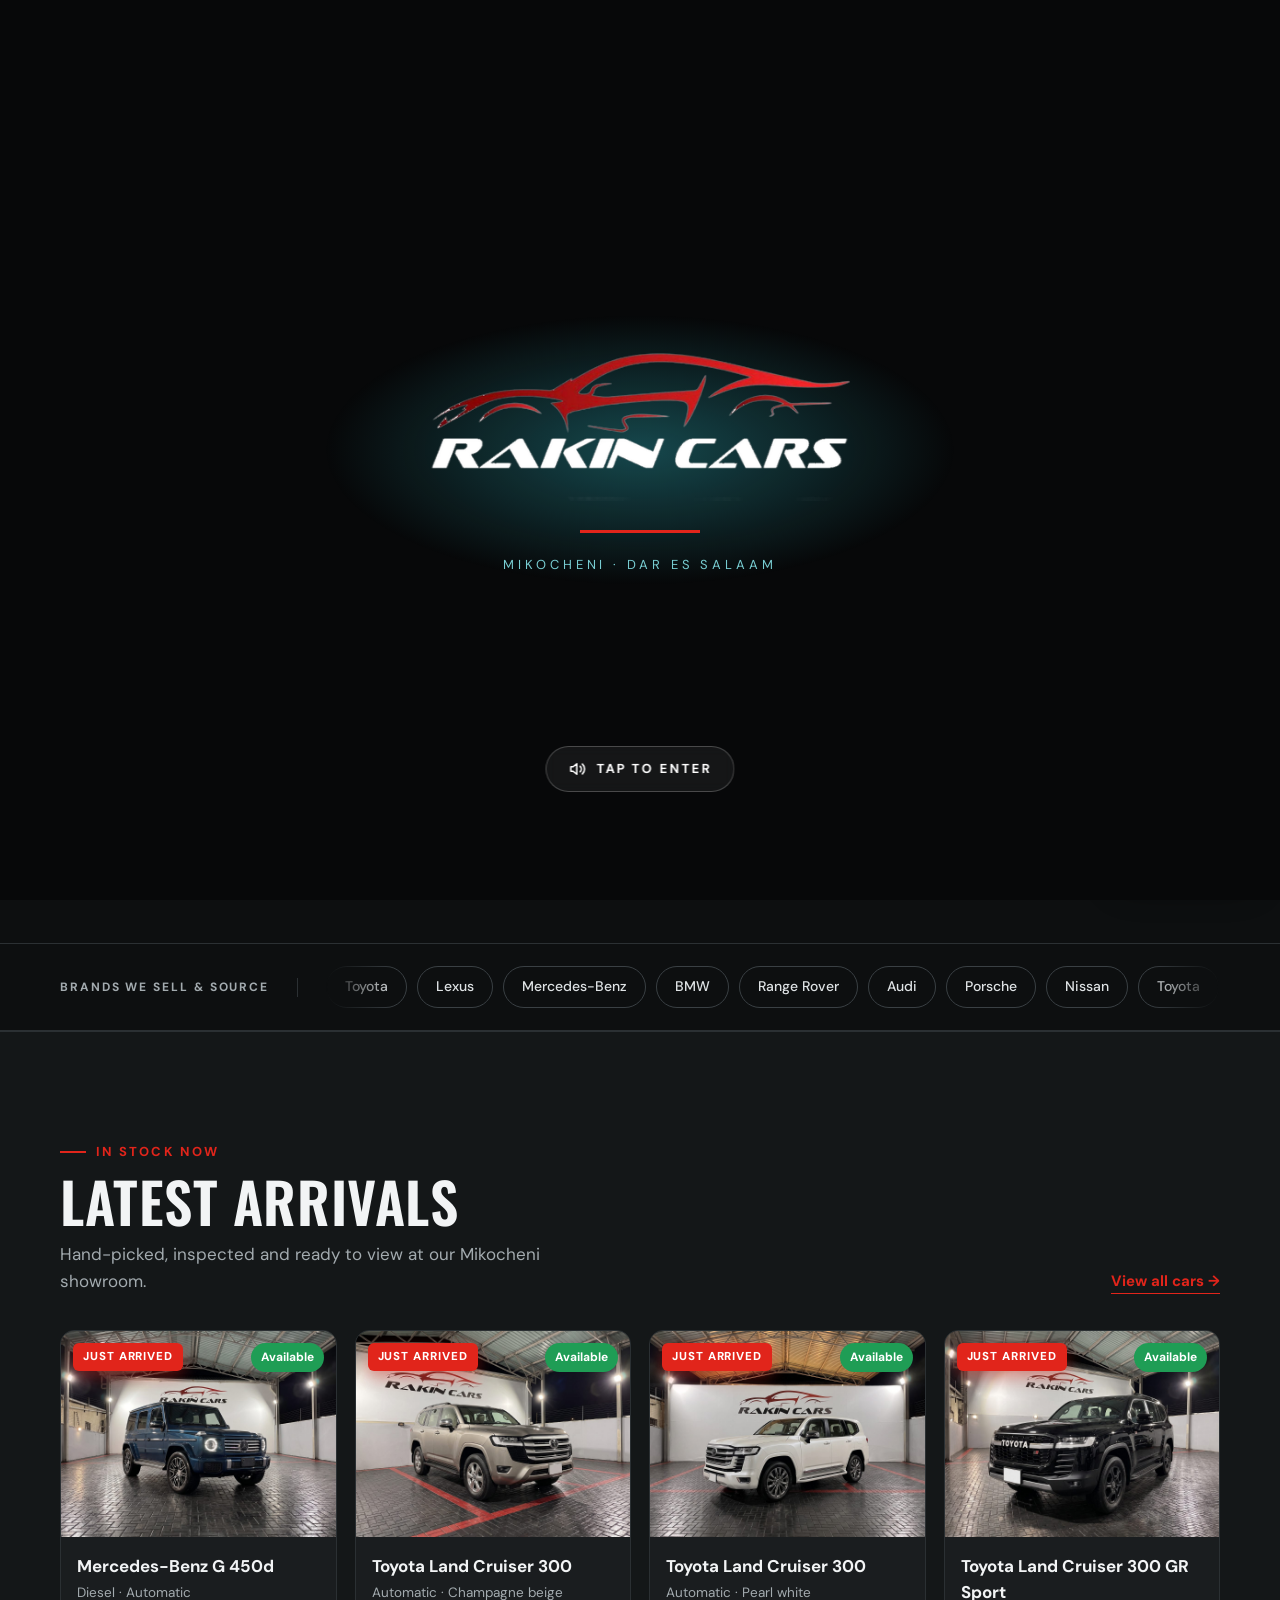
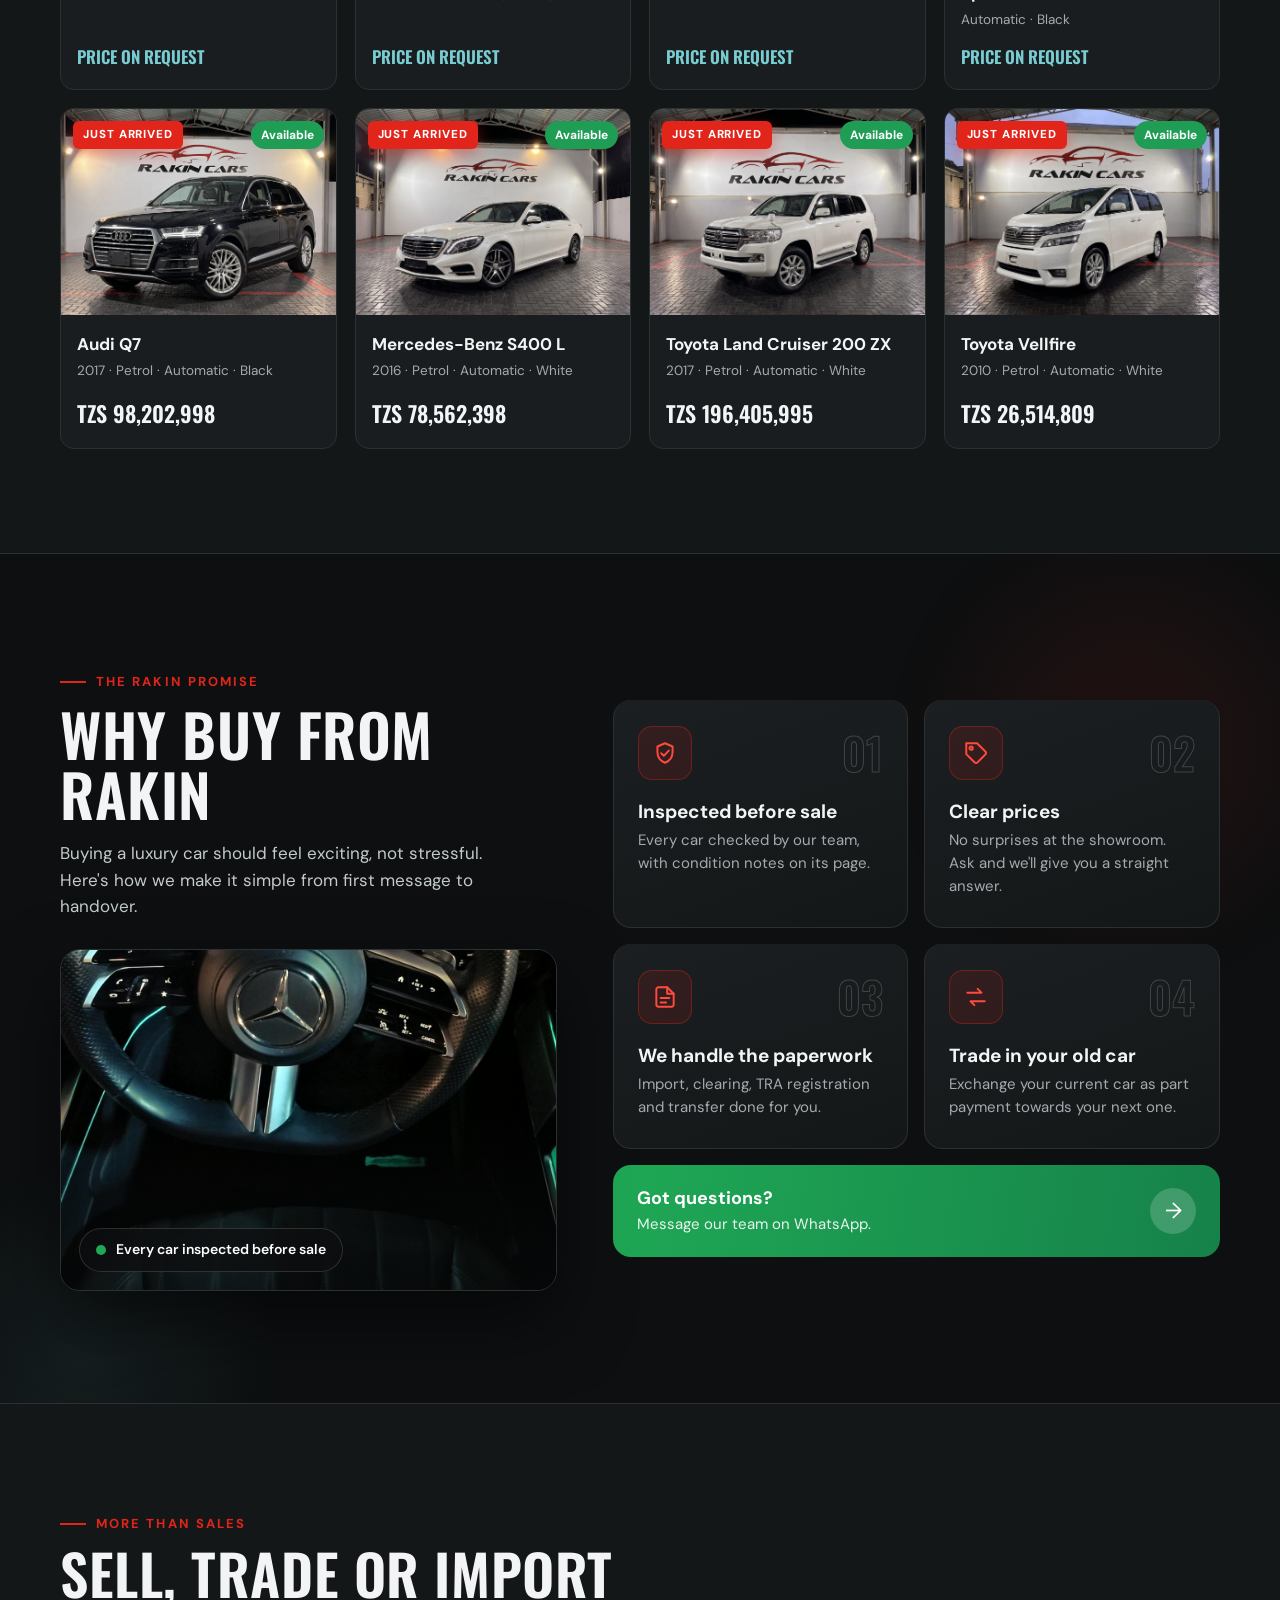
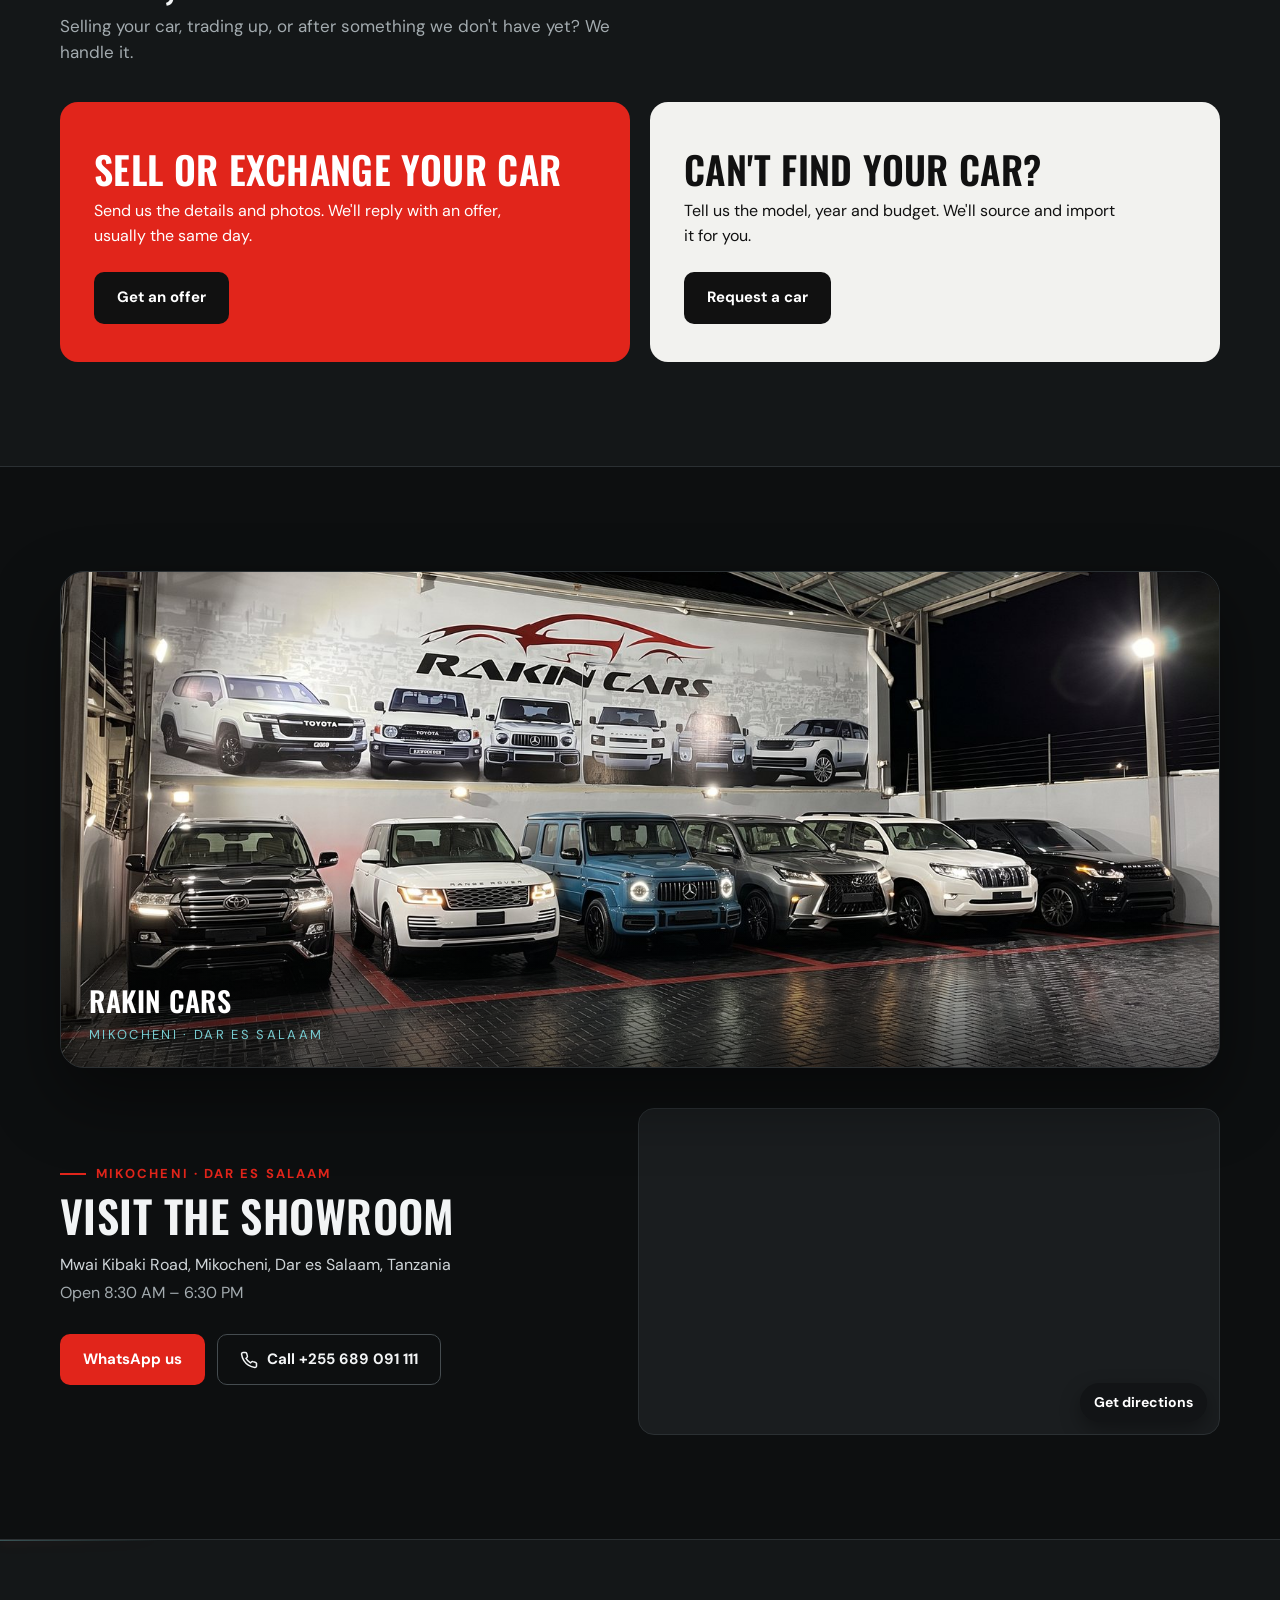
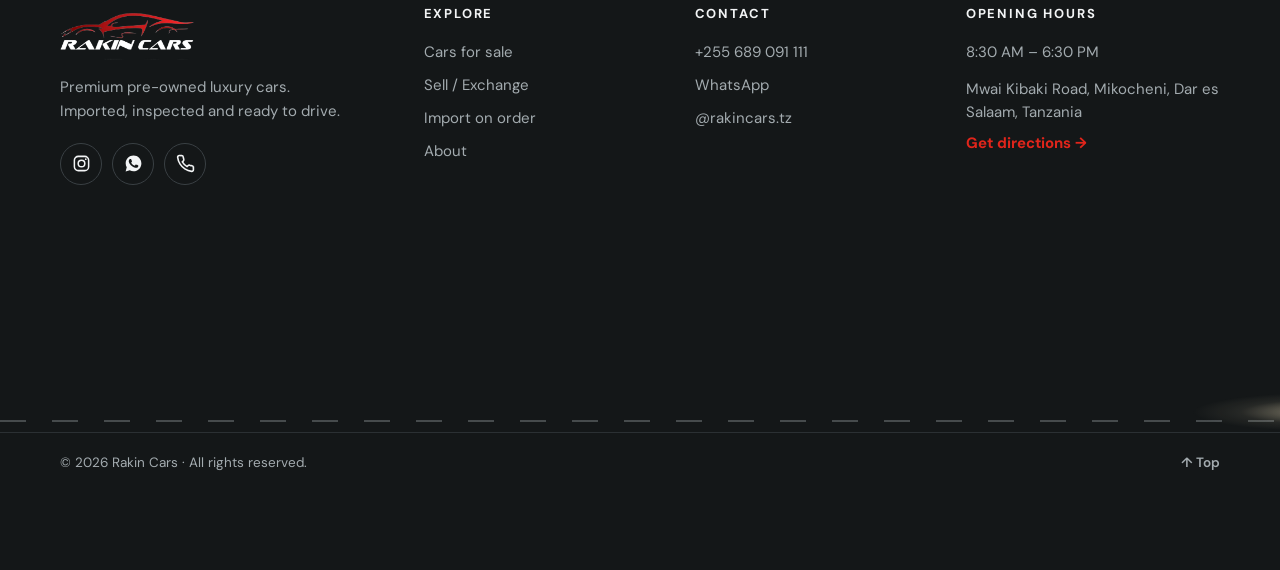
<file: index.html>
<!doctype html>
<html lang="en">
<head>
  <meta charset="utf-8">
  <meta name="viewport" content="width=device-width, initial-scale=1">
  <title>Rakin Cars · Premium Pre-Owned Luxury Cars in Dar es Salaam</title>
  <meta name="description" content="Rakin Cars, Mwai Kibaki Road, Mikocheni, Dar es Salaam. We import, buy, sell and exchange quality used luxury vehicles. Every car inspected, every price clear.">
  <meta property="og:title" content="Rakin Cars · Premium Pre-Owned Luxury Cars">
  <meta property="og:description" content="Mikocheni, Dar es Salaam. Import, buy, sell and exchange quality used vehicles.">
  <meta property="og:image" content="assets/img/og-image.jpg">
  <meta property="og:type" content="website">
  <meta name="theme-color" content="#0d0f10">
  <link rel="icon" type="image/png" href="assets/img/favicon.png">
  <link rel="apple-touch-icon" href="assets/img/apple-touch-icon.png">
  <link rel="preconnect" href="https://fonts.googleapis.com">
  <link rel="preconnect" href="https://fonts.gstatic.com" crossorigin>
  <link href="https://fonts.googleapis.com/css2?family=DM+Sans:opsz,wght@9..40,400;9..40,500;9..40,700&family=Oswald:wght@500;600&display=swap" rel="stylesheet">
  <script>try{var t=localStorage.getItem("rc_theme");if(t==="light")document.documentElement.setAttribute("data-theme","light");}catch(e){}</script>
  <link rel="stylesheet" href="assets/css/style.css?v=1794842386">
  <script src="assets/js/gate.js?v=1794842386"></script>
</head>
<body data-page="home">
  <header id="site-header"></header>

  <main>
    <!-- HERO -->
    <section class="hero">
      <div class="wrap">
        <div class="hero-grid">
          <div>
            <div class="kicker hero-in" style="--hd:0ms" data-t="hero_kicker">Mikocheni · Dar es Salaam</div>
            <h1 class="hero-in" style="--hd:120ms" data-t="hero_title">Premium pre-owned luxury cars</h1>
            <p class="lead hero-in" style="--hd:260ms" data-t="hero_lead">We import, buy, sell and exchange quality used vehicles. Every car inspected, every price clear.</p>
            <div class="hero-ctas hero-in" style="--hd:380ms">
              <a class="btn btn-red" href="cars" data-t="browse">Browse cars</a>
              <a class="btn btn-light" id="cta-wa" href="#" target="_blank" rel="noopener" data-t="chat_wa">Chat on WhatsApp</a>
            </div>
          </div>
          <div class="hero-media hero-in" style="--hd:200ms">
            <video autoplay muted loop playsinline preload="metadata" poster="assets/video/hero-g450d.jpg" aria-label="Mercedes-Benz G 450d at the Rakin Cars showroom">
              <source src="assets/video/hero-g450d.mp4" type="video/mp4">
            </video>
            <div class="tag" id="hero-tag"></div>
          </div>
        </div>

        <form class="search hero-in" style="--hd:520ms" id="search-form" action="cars" method="get">
          <div><label for="f-make" data-t="f_make">Make</label><select id="f-make" name="make"></select></div>
          <div><label for="f-body" data-t="f_body">Body type</label><select id="f-body" name="body"></select></div>
          <div class="field-price"><label for="f-max" data-t="f_price">Max price (TZS)</label><select id="f-max" name="max"></select></div>
          <button class="btn btn-dark" type="submit" data-t="search">Search cars</button>
        </form>
      </div>
    </section>

    <!-- BRANDS STRIP -->
    <section class="band brands-band" aria-label="Brands">
      <div class="wrap brands-row">
        <span class="brands-label" data-t="brands_label">Brands we sell &amp; source</span>
        <div class="chips" id="chips"></div>
      </div>
    </section>

    <!-- LATEST ARRIVALS -->
    <section class="sec alt" id="stock">
      <div class="wrap">
        <div class="sec-head">
          <div>
            <div class="kicker" data-t="latest_kicker">In stock now</div>
            <h2 data-t="latest">Latest arrivals</h2>
            <p class="sec-sub" data-t="latest_sub"></p>
          </div>
          <a class="link-red" href="cars" data-t="view_all">View all cars →</a>
        </div>
        <div class="cards" id="latest"></div>
      </div>
    </section>

    <!-- WHY -->
    <section id="why" class="why sec">
      <div class="wrap why-layout">
        <div class="why-intro">
          <div class="kicker" data-t="why_kicker">The Rakin promise</div>
          <h2 data-t="why_title">Why buy from Rakin</h2>
          <p class="why-lead" data-t="why_lead"></p>
          <figure class="why-photo">
            <img src="assets/img/cars/g450d/cockpit.jpg" alt="Inside a car at Rakin Cars" loading="lazy">
            <figcaption class="why-float"><span class="why-dot"></span><span data-t="why_float">Every car inspected before sale</span></figcaption>
          </figure>
        </div>
        <div class="why-cards">
          <article class="why-item why-card">
            <div class="why-top"><span class="why-icon"><svg viewBox="0 0 24 24" fill="none" stroke="currentColor" stroke-width="1.8" stroke-linecap="round" stroke-linejoin="round"><path d="M12 3l7 3v5c0 4.6-3 8.4-7 10-4-1.6-7-5.4-7-10V6l7-3z"/><path d="M8.5 12.2l2.4 2.4 4.6-4.8"/></svg></span><span class="why-num">01</span></div>
            <h3 data-t="why1_t"></h3>
            <p data-t="why1_p"></p>
            <span class="why-bar"></span>
          </article>
          <article class="why-item why-card">
            <div class="why-top"><span class="why-icon"><svg viewBox="0 0 24 24" fill="none" stroke="currentColor" stroke-width="1.8" stroke-linecap="round" stroke-linejoin="round"><path d="M20.6 13.4l-7.2 7.2a2 2 0 0 1-2.8 0L3 13V3h10l7.6 7.6a2 2 0 0 1 0 2.8z"/><circle cx="7.5" cy="7.5" r="1.5"/></svg></span><span class="why-num">02</span></div>
            <h3 data-t="why2_t"></h3>
            <p data-t="why2_p"></p>
            <span class="why-bar"></span>
          </article>
          <article class="why-item why-card">
            <div class="why-top"><span class="why-icon"><svg viewBox="0 0 24 24" fill="none" stroke="currentColor" stroke-width="1.8" stroke-linecap="round" stroke-linejoin="round"><path d="M14 3H6a2 2 0 0 0-2 2v14a2 2 0 0 0 2 2h12a2 2 0 0 0 2-2V9l-6-6z"/><path d="M14 3v6h6M8 13h8M8 17h5"/></svg></span><span class="why-num">03</span></div>
            <h3 data-t="why3_t"></h3>
            <p data-t="why3_p"></p>
            <span class="why-bar"></span>
          </article>
          <article class="why-item why-card">
            <div class="why-top"><span class="why-icon"><svg viewBox="0 0 24 24" fill="none" stroke="currentColor" stroke-width="1.8" stroke-linecap="round" stroke-linejoin="round"><path d="M4 8h13l-3.5-3.5M20 16H7l3.5 3.5"/></svg></span><span class="why-num">04</span></div>
            <h3 data-t="why4_t"></h3>
            <p data-t="why4_p"></p>
            <span class="why-bar"></span>
          </article>
          <a class="why-cta" id="why-cta" href="#" target="_blank" rel="noopener">
            <span><strong data-t="why_cta_t">Got questions?</strong><span data-t="why_cta_p">Message our team on WhatsApp.</span></span>
            <span class="why-cta-arrow" aria-hidden="true">→</span>
          </a>
        </div>
      </div>
    </section>

    <!-- SERVICES: SELL / IMPORT -->
    <section class="sec alt" id="services">
      <div class="wrap">
        <div class="sec-head">
          <div>
            <div class="kicker" data-t="svc_kicker">More than sales</div>
            <h2 data-t="svc_title">Sell, trade or import</h2>
            <p class="sec-sub" data-t="svc_sub"></p>
          </div>
        </div>
      </div>
      <div class="wrap promo-grid">
        <div class="promo promo-red" id="sell">
          <h2 data-t="sell_t">Sell or exchange your car</h2>
          <p data-t="sell_p"></p>
          <a class="btn btn-dark" id="sell-btn" href="#" target="_blank" rel="noopener" data-t="sell_btn">Get an offer</a>
        </div>
        <div class="promo promo-light" id="import">
          <h2 data-t="imp_t">Can't find your car?</h2>
          <p data-t="imp_p"></p>
          <a class="btn btn-dark" id="import-btn" href="#" target="_blank" rel="noopener" data-t="imp_btn">Request a car</a>
        </div>
      </div>
    </section>

    <!-- REVIEWS: appears automatically once real reviews are added in assets/js/cars-data.js -->
    <section id="reviews" hidden>
      <div class="wrap">
        <div class="sec-head"><h2 data-t="reviews_t">Happy customers</h2></div>
        <div class="cards" id="review-grid" style="grid-template-columns:repeat(auto-fit,minmax(260px,1fr))"></div>
      </div>
    </section>

    <!-- SHOWROOM -->
    <section class="showroom sec" id="visit">
      <div class="wrap showroom-grid">
        <div class="showroom-info">
          <div class="showroom-text">
          <div class="kicker" data-t="hero_kicker">Mikocheni · Dar es Salaam</div>
          <h2 data-t="visit_t">Visit the showroom</h2>
          <p id="visit-addr">Mwai Kibaki Road, Mikocheni, Dar es Salaam, Tanzania</p>
          <p id="hours" style="color:var(--muted);margin-top:4px"></p>
          <div class="hero-ctas">
            <a class="btn btn-red" id="visit-wa" href="#" target="_blank" rel="noopener" data-t="wa_us">WhatsApp us</a>
            <a class="btn btn-ghost" id="visit-call" href="tel:+255689091111"><svg class="ico" viewBox="0 0 24 24" fill="none" stroke="currentColor" stroke-width="2" aria-hidden="true"><path d="M22 16.9v3a2 2 0 0 1-2.2 2 19.8 19.8 0 0 1-8.6-3.1 19.5 19.5 0 0 1-6-6A19.8 19.8 0 0 1 2.1 4.2 2 2 0 0 1 4.1 2h3a2 2 0 0 1 2 1.7c.1 1 .4 1.9.7 2.8a2 2 0 0 1-.5 2.1L8 9.9a16 16 0 0 0 6 6l1.3-1.3a2 2 0 0 1 2.1-.4c.9.3 1.8.6 2.8.7a2 2 0 0 1 1.7 2z"/></svg> Call +255 689 091 111</a>
          </div>
          </div>
          <div class="map">
            <!-- To show the exact pin: Google Maps → search Rakin Cars → Share → Embed a map → paste its src here -->
            <iframe title="Rakin Cars on the map" loading="lazy" referrerpolicy="no-referrer-when-downgrade"
              src="https://www.google.com/maps?q=Mwai+Kibaki+Road,+Mikocheni,+Dar+es+Salaam&output=embed"></iframe>
            <a class="map-dir" id="visit-dir" href="#" target="_blank" rel="noopener" data-t="directions">Get directions</a>
          </div>
        </div>
        <figure class="showroom-photo">
          <img src="assets/img/showroom.jpg" alt="The Rakin Cars showroom in Mikocheni, Dar es Salaam" loading="lazy">
          <figcaption><strong>Rakin Cars</strong><span data-t="hero_kicker">Mikocheni · Dar es Salaam</span></figcaption>
        </figure>
      </div>
    </section>
  </main>

  <footer id="site-footer"></footer>

  <script src="assets/js/cars-data.js?v=1794842386"></script>
  <script src="assets/js/sheet.js?v=1794842386"></script>
  <script src="assets/js/app.js?v=1794842386"></script>
</body>
</html>
</file>
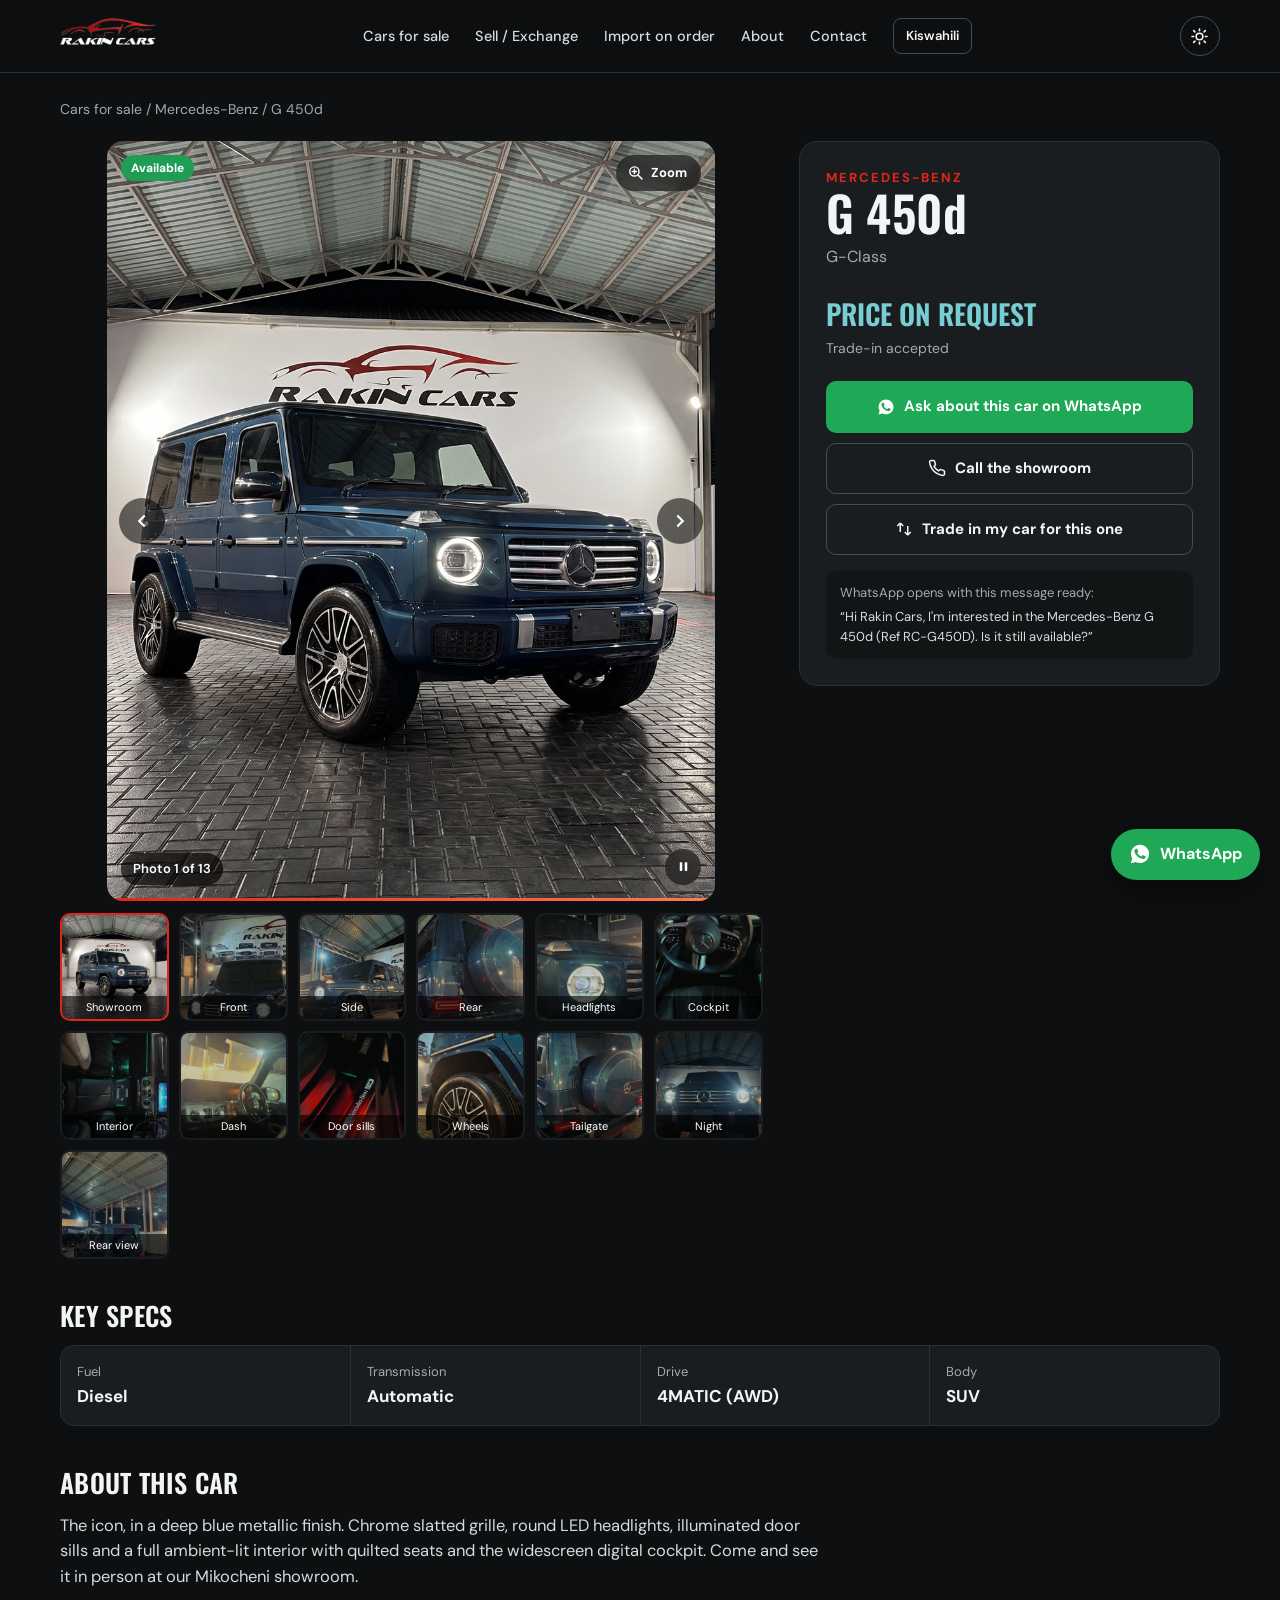
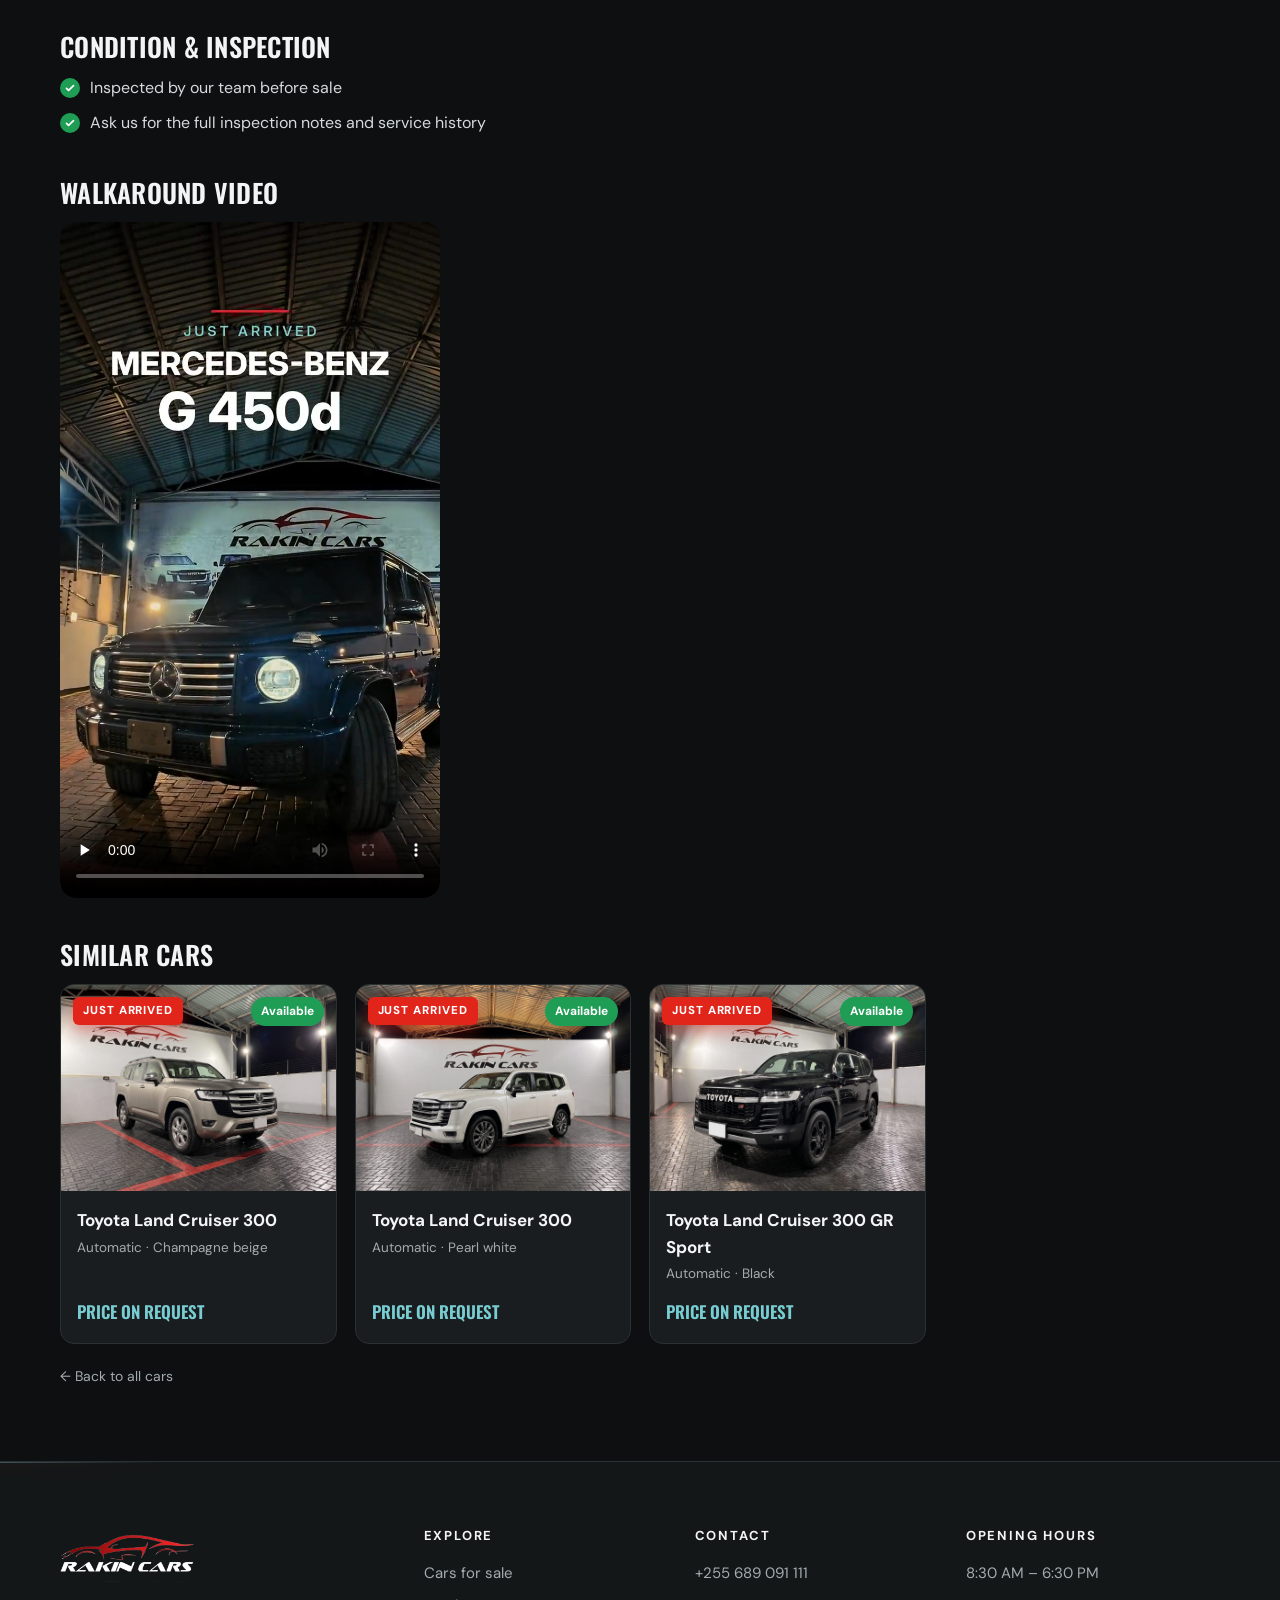
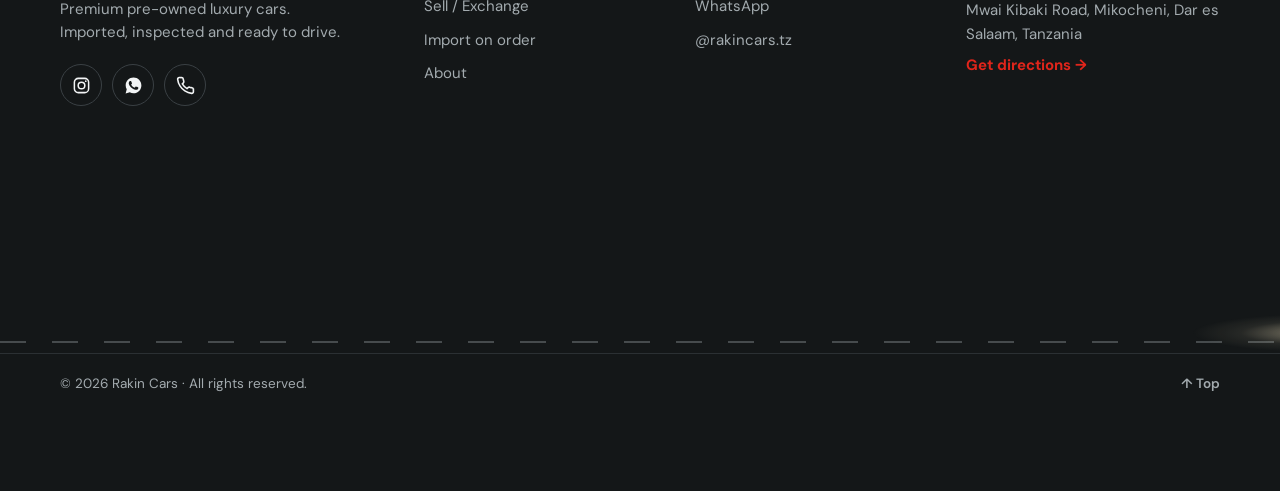
<file: car.html>
<!doctype html>
<html lang="en">
<head>
  <meta charset="utf-8">
  <meta name="viewport" content="width=device-width, initial-scale=1">
  <title>Car details · Rakin Cars</title>
  <meta name="description" content="Car details, photos and price at Rakin Cars, Mikocheni, Dar es Salaam.">
  <meta property="og:title" content="Rakin Cars · Premium Pre-Owned Luxury Cars">
  <meta property="og:description" content="Mikocheni, Dar es Salaam. Import, buy, sell and exchange quality used vehicles.">
  <meta property="og:image" content="assets/img/og-image.jpg">
  <meta property="og:type" content="website">
  <meta name="theme-color" content="#0d0f10">
  <link rel="icon" type="image/png" href="assets/img/favicon.png">
  <link rel="apple-touch-icon" href="assets/img/apple-touch-icon.png">
  <link rel="preconnect" href="https://fonts.googleapis.com">
  <link rel="preconnect" href="https://fonts.gstatic.com" crossorigin>
  <link href="https://fonts.googleapis.com/css2?family=DM+Sans:opsz,wght@9..40,400;9..40,500;9..40,700&family=Oswald:wght@500;600&display=swap" rel="stylesheet">
  <script>try{var t=localStorage.getItem("rc_theme");if(t==="light")document.documentElement.setAttribute("data-theme","light");}catch(e){}</script>
  <link rel="stylesheet" href="assets/css/style.css?v=1794842386">
</head>
<body data-page="car">
  <header id="site-header"></header>
  <main>
    <section style="padding-top:0">
      <div class="wrap" id="car"></div>
    </section>
  </main>
  <footer id="site-footer"></footer>
  <script src="assets/js/cars-data.js?v=1794842386"></script>
  <script src="assets/js/sheet.js?v=1794842386"></script>
  <script src="assets/js/app.js?v=1794842386"></script>
</body>
</html>
</file>
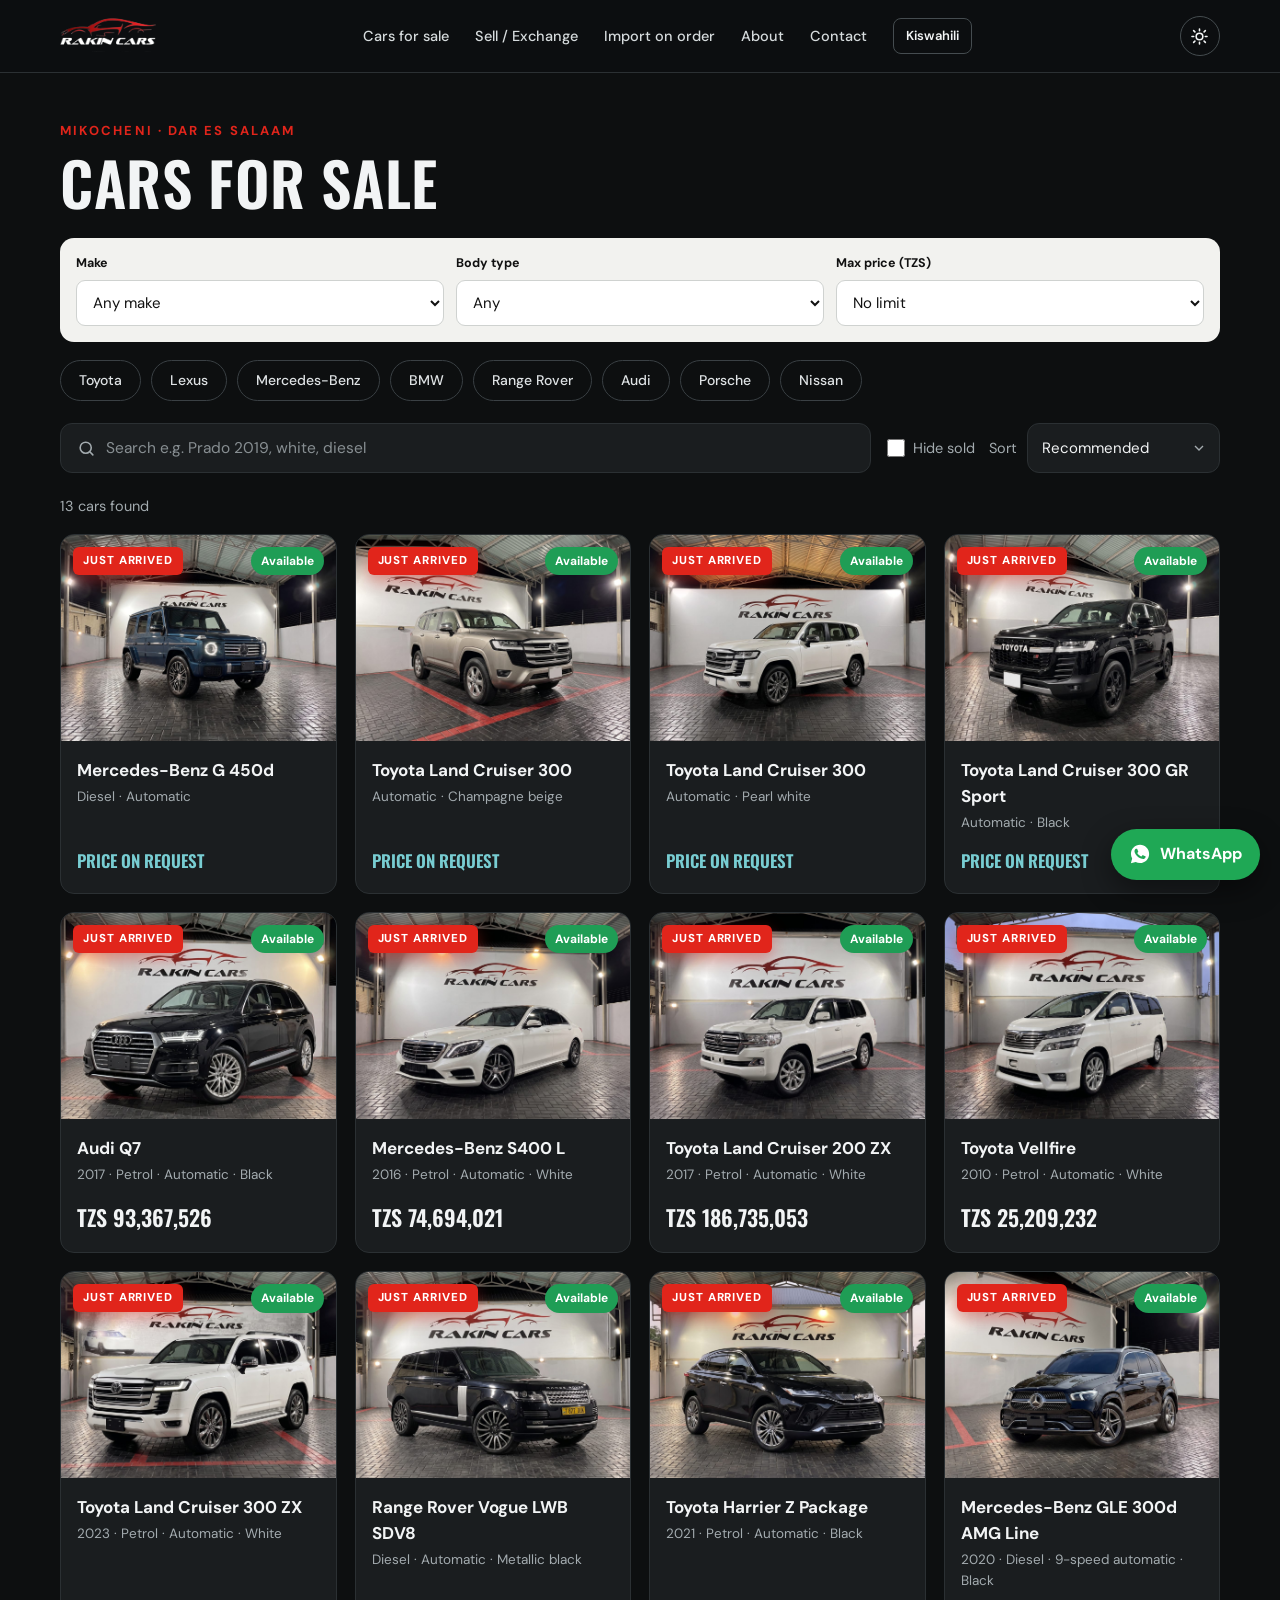
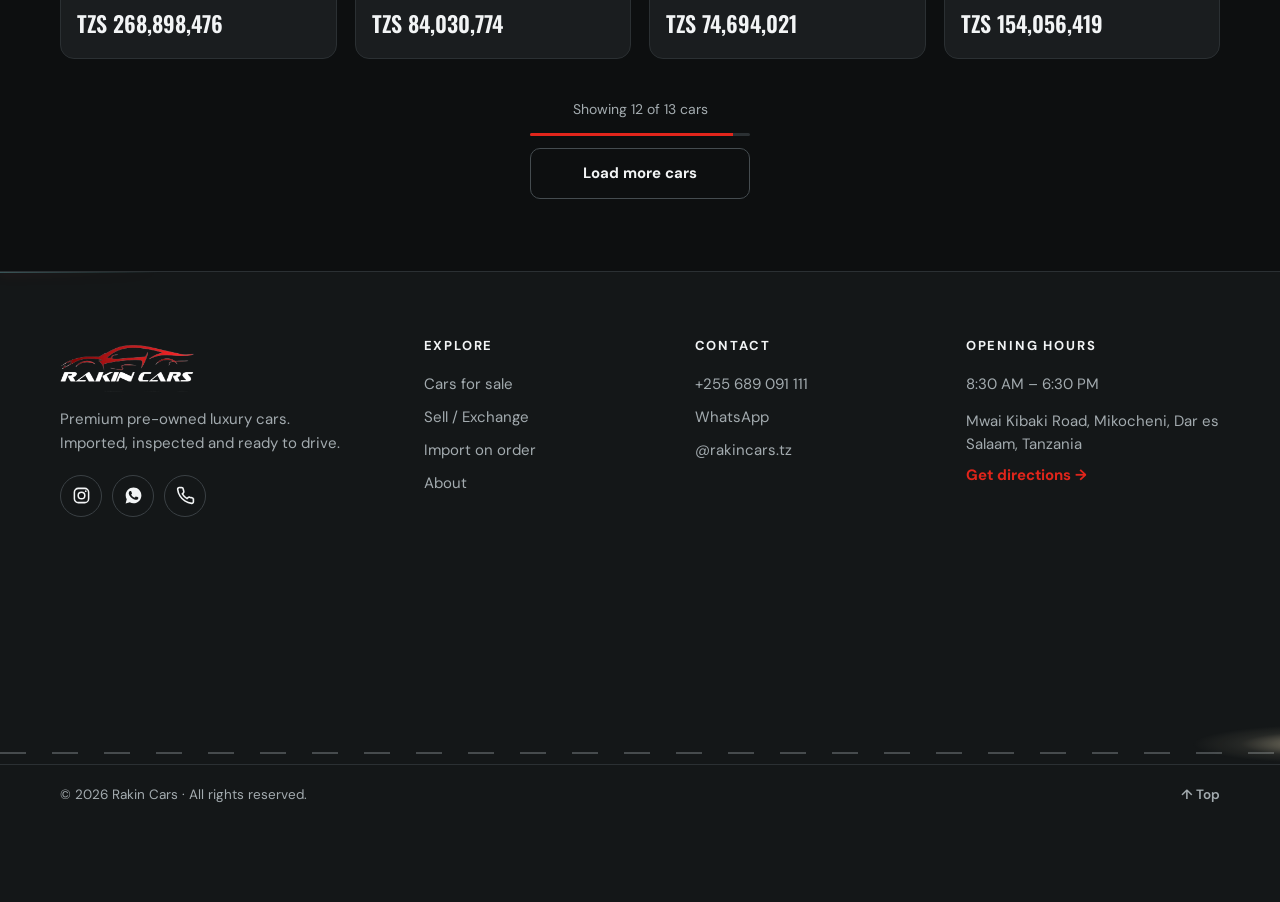
<file: cars.html>
<!doctype html>
<html lang="en">
<head>
  <meta charset="utf-8">
  <meta name="viewport" content="width=device-width, initial-scale=1">
  <title>Cars for sale · Rakin Cars</title>
  <meta name="description" content="Browse premium pre-owned luxury cars for sale at Rakin Cars, Mikocheni, Dar es Salaam.">
  <meta property="og:title" content="Rakin Cars · Premium Pre-Owned Luxury Cars">
  <meta property="og:description" content="Mikocheni, Dar es Salaam. Import, buy, sell and exchange quality used vehicles.">
  <meta property="og:image" content="assets/img/og-image.jpg">
  <meta property="og:type" content="website">
  <meta name="theme-color" content="#0d0f10">
  <link rel="icon" type="image/png" href="assets/img/favicon.png">
  <link rel="apple-touch-icon" href="assets/img/apple-touch-icon.png">
  <link rel="preconnect" href="https://fonts.googleapis.com">
  <link rel="preconnect" href="https://fonts.gstatic.com" crossorigin>
  <link href="https://fonts.googleapis.com/css2?family=DM+Sans:opsz,wght@9..40,400;9..40,500;9..40,700&family=Oswald:wght@500;600&display=swap" rel="stylesheet">
  <script>try{var t=localStorage.getItem("rc_theme");if(t==="light")document.documentElement.setAttribute("data-theme","light");}catch(e){}</script>
  <link rel="stylesheet" href="assets/css/style.css?v=1794842386">
</head>
<body data-page="all">
  <header id="site-header"></header>
  <main>
    <section class="page-head" style="padding-bottom:72px">
      <div class="wrap">
        <div class="kicker" data-t="hero_kicker">Mikocheni · Dar es Salaam</div>
        <h1 data-t="all_title">Cars for sale</h1>
        <form class="search filters" id="search-form" action="cars" method="get">
          <div><label for="f-make" data-t="f_make">Make</label><select id="f-make" name="make"></select></div>
          <div><label for="f-body" data-t="f_body">Body type</label><select id="f-body" name="body"></select></div>
          <div class="field-price"><label for="f-max" data-t="f_price">Max price (TZS)</label><select id="f-max" name="max"></select></div>
          <button class="btn btn-dark" type="submit" data-t="search">Search cars</button>
        </form>
        <div class="chips" id="chips" style="margin-top:18px"></div>
        <div class="toolbar">
          <label class="tb-search">
            <svg viewBox="0 0 24 24" fill="none" stroke="currentColor" stroke-width="2" stroke-linecap="round" aria-hidden="true"><circle cx="11" cy="11" r="7"/><path d="m20 20-3.5-3.5"/></svg>
            <input id="q" type="search" autocomplete="off" data-ph="search_ph" placeholder="Search e.g. Prado 2019, white, RC-0143">
            <button type="button" id="q-clear" aria-label="Clear">✕</button>
          </label>
          <div class="tb-right">
            <label class="tb-check"><input type="checkbox" id="hide-sold"><span data-t="hide_sold">Hide sold</span></label>
            <label class="tb-sort"><span data-t="sort_by">Sort</span>
              <select id="sort">
                <option value="rec" data-t="sort_rec">Recommended</option>
                <option value="new" data-t="sort_new">Newest arrivals</option>
                <option value="plow" data-t="sort_plow">Price: low to high</option>
                <option value="phigh" data-t="sort_phigh">Price: high to low</option>
                <option value="year" data-t="sort_year">Year: newest first</option>
                <option value="km" data-t="sort_km">Mileage: lowest first</option>
              </select>
            </label>
          </div>
        </div>
        <p class="result-count" id="count"></p>
        <div class="cards" id="all"></div>
        <div class="more-wrap" id="more-wrap" hidden>
          <p class="more-note" id="more-note"></p>
          <div class="more-bar"><i id="more-bar"></i></div>
          <button class="btn btn-ghost" id="more" type="button" data-t="load_more">Load more cars</button>
        </div>
      </div>
    </section>
  </main>
  <footer id="site-footer"></footer>
  <script src="assets/js/cars-data.js?v=1794842386"></script>
  <script src="assets/js/sheet.js?v=1794842386"></script>
  <script src="assets/js/app.js?v=1794842386"></script>
</body>
</html>
</file>
<file: assets/css/style.css>
/* Rakin Cars — site styles */
:root {
  --bg: #0d0f10;
  --bg-2: #141718;
  --card: #1a1d1f;
  --card-2: #222628;
  --line: #2b3033;
  --text: #f2f4f5;
  --muted: #a3abaf;
  --red: #e1251b;
  --red-dark: #b81c14;
  --teal: #78cdd2;
  --green: #1f9d55;
  --amber: #c96a12;
  --blue: #2563eb;
  --radius: 14px;
  --wrap: 1200px;
  --head: "Oswald", "Arial Narrow", sans-serif;
  --body: "DM Sans", system-ui, -apple-system, "Segoe UI", sans-serif;
}

* { box-sizing: border-box; margin: 0; padding: 0; }
html { scroll-behavior: smooth; }
body {
  background: var(--bg);
  color: var(--text);
  font-family: var(--body);
  font-size: 16px;
  line-height: 1.55;
  -webkit-font-smoothing: antialiased;
}
img, video { display: block; max-width: 100%; }
a { color: inherit; text-decoration: none; }
button { font: inherit; cursor: pointer; }
.wrap { width: 100%; max-width: var(--wrap); margin: 0 auto; padding: 0 20px; }

h1, h2, h3, .head {
  font-family: var(--head);
  font-weight: 600;
  text-transform: uppercase;
  letter-spacing: .01em;
  line-height: 1.02;
}
.kicker {
  font-size: 13px;
  font-weight: 700;
  letter-spacing: .16em;
  text-transform: uppercase;
  color: var(--red);
}

/* ---------- buttons ---------- */
.btn {
  display: inline-flex; align-items: center; justify-content: center; gap: 9px;
  padding: 13px 22px;
  border-radius: 10px;
  font-weight: 700; font-size: 15px;
  border: 1px solid transparent;
  transition: transform .15s ease, background .15s ease, border-color .15s ease;
  white-space: nowrap;
}
.btn:hover { transform: translateY(-1px); }
.btn-red { background: var(--red); color: #fff; }
.btn-red:hover { background: var(--red-dark); }
.btn-light { background: #f2f2ef; color: #111; }
.btn-dark { background: #111; color: #fff; }
.btn-ghost { background: transparent; color: var(--text); border-color: #454c50; }
.btn-ghost:hover { border-color: var(--text); }
.btn-wa { background: #1fa855; color: #fff; }
.btn-wa:hover { background: #178a45; }
.btn-block { width: 100%; }
.ico { width: 18px; height: 18px; flex: none; }

/* ---------- header ---------- */
.site-header {
  position: sticky; top: 0; z-index: 50;
  background: rgba(13, 15, 16, .88);
  backdrop-filter: blur(12px);
  -webkit-backdrop-filter: blur(12px);
  border-bottom: 1px solid var(--line);
}
.nav { display: flex; align-items: center; justify-content: space-between; height: 72px; gap: 20px; }
.nav-logo img { height: 40px; width: auto; }
.nav-links { display: flex; align-items: center; gap: 26px; font-size: 14.5px; font-weight: 500; }
.nav-links a { color: #d6dbdd; }
.nav-links a:hover { color: #fff; }
.lang-btn {
  background: transparent; color: var(--text);
  border: 1px solid #454c50; border-radius: 8px;
  padding: 7px 12px; font-size: 13px; font-weight: 600;
}
.lang-btn:hover { border-color: var(--text); }
.menu-btn { display: none; background: none; border: 0; color: var(--text); padding: 6px; }
.menu-btn svg { width: 28px; height: 28px; }

/* ---------- hero ---------- */
.hero { padding: 56px 0 0; position: relative; }
.hero-grid { display: grid; grid-template-columns: 1.1fr .9fr; gap: 48px; align-items: center; }
.hero h1 { font-size: clamp(44px, 6.4vw, 82px); margin: 14px 0 20px; }
.hero p.lead { color: #cfd5d8; font-size: 18px; max-width: 520px; }
.hero-ctas { display: flex; gap: 12px; margin-top: 28px; flex-wrap: wrap; }
.hero-media {
  position: relative; border-radius: 18px; overflow: hidden;
  aspect-ratio: 4 / 5; max-height: 600px; justify-self: end; width: 100%; max-width: 480px;
  background: var(--card);
  box-shadow: 0 30px 80px rgba(0,0,0,.55);
}
.hero-media video, .hero-media img { width: 100%; height: 100%; object-fit: cover; }
.hero-media .tag {
  position: absolute; left: 16px; bottom: 16px; right: 16px;
  display: flex; align-items: center; justify-content: space-between; gap: 10px;
  background: rgba(13,15,16,.72); backdrop-filter: blur(8px); -webkit-backdrop-filter: blur(8px);
  border: 1px solid rgba(255,255,255,.12);
  border-radius: 12px; padding: 12px 14px;
}
.hero-media .tag strong { font-family: var(--head); text-transform: uppercase; font-size: 20px; font-weight: 600; display: block; }
.hero-media .tag span { font-size: 13px; color: var(--muted); }

/* search bar */
.search {
  margin-top: 48px;
  background: #f2f2ef; color: #111;
  border-radius: 14px;
  padding: 16px;
  display: grid; grid-template-columns: repeat(3, 1fr) auto; gap: 12px; align-items: end;
  position: relative; z-index: 2;
}
.search label { display: block; font-size: 12.5px; font-weight: 700; margin-bottom: 6px; }
.search select {
  width: 100%; height: 46px; border-radius: 9px; border: 1px solid #cfd2d0;
  background: #fff; padding: 0 12px; font: inherit; font-size: 15px; color: #111;
}
.search .btn { height: 46px; min-width: 190px; }

/* ---------- sections ---------- */
section { padding: 72px 0; }
.sec-head { display: flex; align-items: end; justify-content: space-between; gap: 20px; margin-bottom: 26px; }
.sec-head h2 { font-size: clamp(30px, 4vw, 44px); }
.link-red { color: var(--red); font-weight: 700; font-size: 15px; border-bottom: 1px solid currentColor; }

/* car cards */
.cards { display: grid; grid-template-columns: repeat(4, 1fr); gap: 18px; }
.card {
  background: var(--card); border-radius: var(--radius); overflow: hidden;
  border: 1px solid var(--line);
  display: flex; flex-direction: column;
  transition: transform .2s ease, border-color .2s ease;
}
.card:hover { transform: translateY(-3px); border-color: #3c4347; }
.card-img { position: relative; aspect-ratio: 4 / 3; background: var(--card-2); overflow: hidden; }
.card-img img { width: 100%; height: 100%; object-fit: cover; transition: transform .4s ease; }
.card:hover .card-img img { transform: scale(1.04); }
.badge {
  position: absolute; top: 12px; right: 12px;
  font-size: 12px; font-weight: 700; padding: 5px 10px; border-radius: 999px; color: #fff;
}
.badge-available { background: var(--green); }
.badge-reserved { background: var(--amber); }
.badge-sold { background: #4b5155; }
.badge-arriving { background: var(--blue); }
.card-body { padding: 16px 16px 18px; display: flex; flex-direction: column; gap: 4px; flex: 1; }
.card-title { font-weight: 700; font-size: 17px; }
.card-meta { color: var(--muted); font-size: 13.5px; }
.card-price { font-family: var(--head); font-size: 22px; font-weight: 600; margin-top: auto; padding-top: 10px; text-transform: uppercase; }
.card-price.por { font-size: 17px; color: var(--teal); }
.card.is-sold .card-img img { filter: grayscale(.8) brightness(.7); }

.empty-note {
  border: 1px dashed #3a4044; border-radius: var(--radius);
  padding: 22px; color: var(--muted); text-align: center;
  display: flex; flex-direction: column; align-items: center; justify-content: center; gap: 12px;
  min-height: 100%;
}
.empty-note strong { color: var(--text); font-size: 17px; }

/* brand chips */
.chips { display: flex; flex-wrap: wrap; gap: 10px; margin-top: 30px; }
.chip {
  background: transparent; color: #dfe3e5;
  border: 1px solid #3a4044; border-radius: 999px;
  padding: 9px 18px; font-size: 14px; font-weight: 500;
}
.chip:hover, .chip.on { border-color: var(--text); color: #fff; background: #1d2123; }

/* why */
.why-grid { display: grid; grid-template-columns: repeat(4, 1fr); gap: 26px; margin-top: 26px; }
.why-item { border-top: 3px solid var(--red); padding-top: 16px; }
.why-item h3 { font-family: var(--body); text-transform: none; font-size: 17px; font-weight: 700; margin-bottom: 6px; letter-spacing: 0; }
.why-item p { color: var(--muted); font-size: 15px; }

/* promo blocks */
.promo-grid { display: grid; grid-template-columns: 1fr 1fr; gap: 20px; }
.promo { border-radius: 18px; padding: 38px 34px; }
.promo h2 { font-size: clamp(28px, 3.2vw, 38px); margin-bottom: 10px; }
.promo p { max-width: 440px; margin-bottom: 24px; }
.promo-red { background: var(--red); color: #fff; }
.promo-light { background: #f2f2ef; color: #111; }

/* showroom */
.showroom { border-top: 1px solid var(--line); }
.showroom-grid { display: grid; grid-template-columns: .9fr 1.1fr; gap: 40px; align-items: center; }
.showroom h2 { font-size: clamp(30px, 4vw, 44px); margin-bottom: 14px; }
.showroom p { color: #cfd5d8; }
.map { border-radius: 16px; overflow: hidden; aspect-ratio: 16 / 10; background: var(--card); border: 1px solid var(--line); }
.map iframe { width: 100%; height: 100%; border: 0; filter: grayscale(.25) contrast(1.05); }

/* footer */
.site-footer { border-top: 1px solid var(--line); padding: 28px 0 90px; color: var(--muted); font-size: 14px; }
.foot { display: flex; justify-content: space-between; gap: 20px; flex-wrap: wrap; }
.foot a { color: #dfe3e5; border-bottom: 1px solid #555; }

/* floating WhatsApp */
.wa-float {
  position: fixed; right: 20px; bottom: 20px; z-index: 60;
  display: inline-flex; align-items: center; gap: 9px;
  background: #1fa855; color: #fff; font-weight: 700;
  padding: 13px 18px; border-radius: 999px;
  box-shadow: 0 10px 30px rgba(0,0,0,.45);
}
.wa-float:hover { background: #178a45; }
.wa-float svg { width: 22px; height: 22px; }

/* ---------- all cars page ---------- */
.page-head { padding: 48px 0 0; }
.page-head h1 { font-size: clamp(38px, 5vw, 60px); margin-top: 10px; }
.filters { margin-top: 26px; }
.result-count { color: var(--muted); margin: 22px 0 16px; font-size: 14.5px; }

/* ---------- car detail ---------- */
.crumbs { color: var(--muted); font-size: 14px; padding-top: 26px; }
.crumbs a:hover { color: #fff; }
.back-link { display: inline-flex; gap: 6px; color: var(--muted); font-size: 14px; margin-top: 22px; }
.back-link:hover { color: #fff; }
.detail-grid { display: grid; grid-template-columns: 1.25fr .75fr; gap: 36px; margin-top: 20px; align-items: start; }
.gallery-main {
  position: relative; border-radius: 16px; overflow: hidden; background: var(--card);
  aspect-ratio: 4 / 5; max-height: 760px; margin: 0 auto;
}
.gallery-main img { width: 100%; height: 100%; object-fit: cover; }
.gallery-main .counter {
  position: absolute; left: 14px; bottom: 14px; background: rgba(0,0,0,.65);
  padding: 6px 12px; border-radius: 999px; font-size: 13px; font-weight: 600;
}
.gallery-main .status-pill { position: absolute; left: 14px; top: 14px; }
.status-pill .badge { position: static; }
.g-nav {
  position: absolute; top: 50%; transform: translateY(-50%);
  width: 46px; height: 46px; border-radius: 50%; border: 0;
  background: rgba(0,0,0,.55); color: #fff; display: grid; place-items: center;
}
.g-nav:hover { background: rgba(0,0,0,.8); }
.g-prev { left: 12px; } .g-next { right: 12px; }
.g-nav svg { width: 22px; height: 22px; }
.thumbs { display: grid; grid-template-columns: repeat(6, 1fr); gap: 10px; margin-top: 12px; }
.thumb { border: 2px solid transparent; border-radius: 10px; overflow: hidden; padding: 0; background: var(--card); position: relative; }
.thumb img { width: 100%; aspect-ratio: 1; object-fit: cover; opacity: .75; }
.thumb span { position: absolute; left: 0; right: 0; bottom: 0; font-size: 11px; padding: 3px 0; background: rgba(0,0,0,.6); color: #ddd; }
.thumb.on { border-color: var(--red); }
.thumb.on img, .thumb:hover img { opacity: 1; }

.buy-box { position: sticky; top: 96px; background: var(--card); border: 1px solid var(--line); border-radius: 18px; padding: 26px; }
.buy-box h1 { font-size: clamp(34px, 3.6vw, 48px); }
.buy-box .sub { color: var(--muted); margin-top: 8px; }
.buy-box .price { font-family: var(--head); font-size: 34px; font-weight: 600; margin-top: 22px; text-transform: uppercase; }
.buy-box .price.por { color: var(--teal); font-size: 28px; }
.buy-box .price-note { color: var(--muted); font-size: 14px; margin-top: 2px; }
.buy-actions { display: grid; gap: 10px; margin-top: 22px; }
.wa-preview { margin-top: 16px; font-size: 13px; color: var(--muted); background: #121516; border-radius: 10px; padding: 12px 14px; }
.wa-preview em { color: #d7dcde; font-style: normal; display: block; margin-top: 4px; }

.detail-sec { margin-top: 44px; }
.detail-sec h2 { font-size: 26px; margin-bottom: 16px; }
.specs { display: grid; grid-template-columns: repeat(4, 1fr); gap: 1px; background: var(--line); border: 1px solid var(--line); border-radius: 14px; overflow: hidden; }
.spec { background: var(--card); padding: 16px; }
.spec span { display: block; color: var(--muted); font-size: 13px; }
.spec strong { font-size: 17px; }
.about-text { color: #d5dadc; max-width: 760px; font-size: 16.5px; }
.checks { list-style: none; display: grid; gap: 10px; }
.checks li { display: flex; gap: 10px; align-items: flex-start; color: #d5dadc; }
.checks li::before { content: ""; flex: none; width: 20px; height: 20px; margin-top: 2px; border-radius: 50%; background: var(--green) url("data:image/svg+xml,%3Csvg xmlns='http://www.w3.org/2000/svg' viewBox='0 0 20 20'%3E%3Cpath d='M5 10.5l3 3 7-7' stroke='white' stroke-width='2.4' fill='none' stroke-linecap='round' stroke-linejoin='round'/%3E%3C/svg%3E") center/14px no-repeat; }
.walk { max-width: 380px; border-radius: 16px; overflow: hidden; background: #000; }
.walk video { width: 100%; aspect-ratio: 9 / 16; object-fit: cover; }
.not-found { padding: 80px 0; text-align: center; }
.not-found h1 { font-size: 46px; margin-bottom: 12px; }

/* ---------- responsive ---------- */
@media (max-width: 1024px) {
  .cards { grid-template-columns: repeat(3, 1fr); }
  .why-grid { grid-template-columns: repeat(2, 1fr); }
  .detail-grid { grid-template-columns: 1fr; }
  .buy-box { position: static; }
  .gallery-main { max-width: 640px; }
}
@media (max-width: 860px) {
  .nav-links { display: none; }
  .menu-btn { display: block; }
  .nav-links.open {
    display: flex; flex-direction: column; align-items: stretch; gap: 0;
    position: absolute; top: 72px; left: 0; right: 0;
    background: var(--bg); border-bottom: 1px solid var(--line); padding: 8px 20px 18px;
  }
  .nav-links.open a { padding: 14px 0; border-bottom: 1px solid var(--line); font-size: 16px; }
  .nav-links.open .lang-btn { margin-top: 14px; align-self: flex-start; }
  .hero { padding-top: 30px; }
  .hero-grid { grid-template-columns: 1fr; gap: 28px; }
  .hero-media { justify-self: stretch; max-width: none; aspect-ratio: 4 / 5; max-height: 560px; }
  .search { grid-template-columns: 1fr 1fr; }
  .search .field-price { grid-column: 1 / -1; }
  .search .btn { grid-column: 1 / -1; min-width: 0; }
  .cards { grid-template-columns: repeat(2, 1fr); gap: 12px; }
  .promo-grid, .showroom-grid { grid-template-columns: 1fr; }
  .specs { grid-template-columns: repeat(2, 1fr); }
  .thumbs { grid-template-columns: repeat(4, 1fr); }
  section { padding: 52px 0; }
}
@media (max-width: 520px) {
  .cards { grid-template-columns: 1fr; }
  .search { grid-template-columns: 1fr; }
  .why-grid { grid-template-columns: 1fr; gap: 20px; }
  .promo { padding: 28px 22px; }
  .hero-ctas .btn { flex: 1; }
  .sec-head { flex-direction: column; align-items: flex-start; }
  .wa-float span { display: none; }
  .wa-float { padding: 14px; }
}

/* keep model names like "G 450d" in their real case */
.hero-media .tag strong, .buy-box h1, .card-title { text-transform: none; }
.buy-box h1 { font-size: clamp(36px, 3.8vw, 50px); }

/* =========================================================
   ANIMATIONS
   ========================================================= */

/* --- logo shine (header + intro) --- */
.logo-shine { position: relative; display: inline-block; line-height: 0; }
.logo-shine::after {
  content: ""; position: absolute; inset: 0;
  background: linear-gradient(105deg, transparent 35%, rgba(255,255,255,.95) 50%, transparent 65%);
  background-size: 250% 100%;
  background-position: 130% 0;
  -webkit-mask: url("../img/logo-white.png") center / contain no-repeat;
          mask: url("../img/logo-white.png") center / contain no-repeat;
  animation: shine 6s ease-in-out 2.6s infinite;
  pointer-events: none;
}
@keyframes shine {
  0%   { background-position: 130% 0; }
  18%  { background-position: -30% 0; }
  100% { background-position: -30% 0; }
}
.nav-logo { transition: transform .25s ease, filter .25s ease; }
.nav-logo:hover { transform: scale(1.04); filter: drop-shadow(0 0 10px rgba(225, 37, 27, .55)); }

/* --- intro splash --- */
body.intro-on { overflow: hidden; }
#intro {
  position: fixed; inset: 0; z-index: 200;
  background: #070809;
  display: flex; flex-direction: column; align-items: center; justify-content: center; gap: 22px;
  cursor: pointer;
  transition: opacity .6s ease, transform .7s cubic-bezier(.7,0,.3,1);
}
#intro.out { opacity: 0; transform: translateY(-4%); pointer-events: none; }
.intro-beam {
  position: absolute; top: -20%; bottom: -20%; width: 22vw; left: -40vw;
  background: linear-gradient(90deg, transparent, rgba(190, 228, 232, .32), transparent);
  transform: skewX(-20deg); filter: blur(18px);
  animation: beam 1.2s cubic-bezier(.5,0,.2,1) .1s forwards;
}
@keyframes beam { to { left: 120vw; } }
.intro-glow {
  position: absolute; width: 70vmin; height: 30vmin; border-radius: 50%;
  background: radial-gradient(closest-side, rgba(40, 150, 160, .45), transparent);
  opacity: 0; animation: glow 1s ease .7s forwards;
}
@keyframes glow { to { opacity: 1; } }
.intro-logo { position: relative; transform: scale(1.06); animation: settle 1.6s cubic-bezier(.2,.8,.2,1) .4s forwards; }
.intro-logo img { clip-path: inset(0 100% 0 0); animation: draw 1.05s cubic-bezier(.65,0,.35,1) .45s forwards; }
.intro-logo::after {
  content: ""; position: absolute; top: 4%; bottom: 4%; left: 0; width: 3px; border-radius: 3px;
  background: #fff; box-shadow: 0 0 18px 6px rgba(225,37,27,.85), 0 0 40px 12px rgba(120,205,210,.35);
  opacity: 0; animation: pen 1.05s cubic-bezier(.65,0,.35,1) .45s forwards;
}
@keyframes draw { to { clip-path: inset(0 0 0 0); } }
@keyframes pen { 0% { left: 0; opacity: 1; } 92% { opacity: 1; } 100% { left: 100%; opacity: 0; } }
@keyframes settle { to { transform: scale(1); } }
.intro-logo img { width: min(62vw, 420px); height: auto; }
.logo-shine.big::after { animation: shineOnce 1s ease 1.35s forwards; }
@keyframes shineOnce { from { background-position: 130% 0; } to { background-position: -30% 0; } }
@keyframes logoIn {
  60% { filter: blur(0); }
  to  { opacity: 1; transform: scale(1); filter: blur(0); }
}
.intro-line { position: relative; height: 3px; width: 0; background: var(--red); animation: line .6s ease 1.25s forwards; }
@keyframes line { to { width: 120px; } }
.intro-tag {
  position: relative; font-size: 13px; letter-spacing: .3em; text-transform: uppercase; color: var(--teal);
  opacity: 0; transform: translateY(8px); animation: up .6s ease 1.45s forwards;
}
@keyframes up { to { opacity: 1; transform: none; } }

/* --- hero entrance (after intro) --- */
.hero-in { opacity: 0; transform: translateY(22px); }
body.ready .hero-in { animation: heroIn .8s cubic-bezier(.2,.8,.2,1) forwards; animation-delay: var(--hd, 0ms); }
@keyframes heroIn { to { opacity: 1; transform: none; } }
.hero-media.hero-in { transform: translateY(22px) scale(.97); }
.hero h1 .w { display: inline-block; }

/* --- scroll reveals --- */
.rv { opacity: 0; transform: translateY(26px); transition: opacity .7s ease, transform .7s cubic-bezier(.2,.8,.2,1); transition-delay: var(--d, 0ms); }
.rv.in { opacity: 1; transform: none; }
.card.rv.in:hover { transform: translateY(-3px); }

/* --- small touches --- */
.btn-red, .btn-wa { position: relative; overflow: hidden; }
.btn-red::after, .btn-wa::after {
  content: ""; position: absolute; top: 0; bottom: 0; width: 40%; left: -60%;
  background: linear-gradient(90deg, transparent, rgba(255,255,255,.28), transparent);
  transform: skewX(-20deg); transition: left .6s ease;
}
.btn-red:hover::after, .btn-wa:hover::after { left: 130%; }
.wa-float { animation: waPop .6s cubic-bezier(.2,.9,.3,1.3) 2.8s both; }
.wa-float::before {
  content: ""; position: absolute; inset: 0; border-radius: inherit;
  box-shadow: 0 0 0 0 rgba(31, 168, 85, .6); animation: pulse 2.6s ease-out 3.5s infinite;
}
@keyframes waPop { from { transform: scale(0); opacity: 0; } to { transform: scale(1); opacity: 1; } }
@keyframes pulse { 0% { box-shadow: 0 0 0 0 rgba(31,168,85,.55); } 70%,100% { box-shadow: 0 0 0 16px rgba(31,168,85,0); } }
.badge-available { animation: none; }
.why-item { transition: transform .25s ease; }
.why-item:hover { transform: translateY(-3px); }
.gallery-main img { transition: opacity .25s ease; }

/* respect "reduce motion" settings */
@media (prefers-reduced-motion: reduce) {
  *, *::before, *::after { animation: none !important; transition: none !important; }
  .hero-in, .rv { opacity: 1 !important; transform: none !important; }
  .intro-logo img { clip-path: none !important; }
  .ticker-track { flex-wrap: wrap; }
  #intro { display: none; }
}


/* =========================================================
   MORE EFFECTS
   ========================================================= */

/* page fade in / out */
body { animation: pageIn .45s ease both; }
@keyframes pageIn { from { opacity: 0; } to { opacity: 1; } }
body.leaving { opacity: 0; transition: opacity .25s ease; }

/* hero: headlight flash + glow pulse */
.hero-media { isolation: isolate; }
.hero-media video { transition: transform .1s linear; will-change: transform; }
.hero-flash {
  position: absolute; inset: 0; pointer-events: none; z-index: 1; opacity: 0;
  background:
    radial-gradient(18% 12% at 32% 62%, rgba(255,255,255,.95), transparent 70%),
    radial-gradient(18% 12% at 68% 62%, rgba(255,255,255,.95), transparent 70%),
    radial-gradient(60% 40% at 50% 62%, rgba(200,235,255,.45), transparent 75%);
  mix-blend-mode: screen;
}
.hero-flash.go { animation: flash .9s ease-out; }
@keyframes flash { 0% { opacity: 0; } 12% { opacity: 1; } 30% { opacity: .35; } 42% { opacity: .9; } 100% { opacity: 0; } }
.hero-media.pulse { animation: glowPulse 1.6s ease-out; }
@keyframes glowPulse {
  0% { box-shadow: 0 30px 80px rgba(0,0,0,.55), 0 0 0 0 rgba(120,205,210,0); }
  25% { box-shadow: 0 30px 80px rgba(0,0,0,.55), 0 0 70px 10px rgba(120,205,210,.45); }
  100% { box-shadow: 0 30px 80px rgba(0,0,0,.55), 0 0 0 0 rgba(120,205,210,0); }
}
.hero-media .tag { z-index: 2; }

/* hero spotlight (desktop) */
.hero.spot { overflow: hidden; }
.hero.spot::before {
  content: ""; position: absolute; inset: 0; pointer-events: none; z-index: 0;
  background: radial-gradient(420px circle at var(--mx, 70%) var(--my, 30%), rgba(120,205,210,.10), transparent 60%);
  opacity: 0; transition: opacity .4s ease;
}
.hero.spot:hover::before { opacity: 1; }
.hero .wrap { position: relative; z-index: 1; }
.hero-grid > div:first-child { will-change: transform; }

/* cards: car drives in */
.card.rv .card-img img { transform: translateX(-9%) scale(1.06); opacity: .4; transition: transform 1s cubic-bezier(.2,.8,.2,1) .15s, opacity .8s ease .15s; }
.card.rv.in .card-img img { transform: none; opacity: 1; }
.card.rv.in:hover .card-img img { transform: scale(1.04); }

/* cards: 3D tilt + glare (desktop) */
.card.rv.in.tilting {
  transform: perspective(900px) rotateX(var(--rx, 0deg)) rotateY(var(--ry, 0deg)) translateY(-4px);
  transition: transform .12s ease-out, border-color .2s ease;
  box-shadow: 0 24px 50px rgba(0,0,0,.45);
}
.card .card-img::after {
  content: ""; position: absolute; inset: 0; pointer-events: none; opacity: 0; transition: opacity .3s ease;
  background: radial-gradient(circle at var(--gx, 50%) var(--gy, 0%), rgba(255,255,255,.28), transparent 55%);
}
.card.tilting .card-img::after { opacity: 1; }

/* just arrived ribbon */
.ribbon {
  position: absolute; left: 12px; top: 12px; overflow: hidden;
  background: var(--red); color: #fff; font-size: 11.5px; font-weight: 800; letter-spacing: .08em; text-transform: uppercase;
  padding: 5px 10px; border-radius: 6px; box-shadow: 0 6px 16px rgba(225,37,27,.4);
}
.ribbon::after {
  content: ""; position: absolute; top: 0; bottom: 0; width: 40%; left: -60%;
  background: linear-gradient(90deg, transparent, rgba(255,255,255,.65), transparent); transform: skewX(-20deg);
  animation: ribbonShine 3.2s ease-in-out 1s infinite;
}
@keyframes ribbonShine { 0% { left: -60%; } 35%, 100% { left: 140%; } }

/* sold stamp */
.sold-stamp {
  position: absolute; left: 50%; top: 50%;
  border: 4px solid #fff; color: #fff; border-radius: 8px;
  font-family: var(--head); font-size: 34px; letter-spacing: .14em; text-transform: uppercase; padding: 2px 18px;
  transform: translate(-50%, -50%) rotate(-14deg); opacity: .9;
}
.card.rv .sold-stamp { transform: translate(-50%, -50%) rotate(-14deg) scale(2.4); opacity: 0; }
.card.rv.in .sold-stamp { animation: stamp .45s cubic-bezier(.3,1.5,.5,1) .7s forwards; }
@keyframes stamp { to { transform: translate(-50%, -50%) rotate(-14deg) scale(1); opacity: .9; } }

/* brand ticker */
.chips.ticker {
  display: block; overflow: hidden;
  -webkit-mask: linear-gradient(90deg, transparent, #000 8%, #000 92%, transparent);
          mask: linear-gradient(90deg, transparent, #000 8%, #000 92%, transparent);
}
.ticker-track { display: flex; gap: 10px; width: max-content; animation: tick 38s linear infinite; }
.chips.ticker:hover .ticker-track { animation-play-state: paused; }
@keyframes tick { to { transform: translateX(-50%); } }
.ticker .chip { white-space: nowrap; }
.ticker .chip.rv { opacity: 1; transform: none; }

/* gallery transitions */
.gallery-main { touch-action: pan-y; }
.gallery-main img { position: relative; }
.gallery-main .g-incoming {
  position: absolute; inset: 0; width: 100%; height: 100%; object-fit: cover;
  transition: transform .55s cubic-bezier(.2,.8,.2,1), opacity .5s ease;
}
.gallery-main .counter, .gallery-main .status-pill, .g-nav { z-index: 2; }
.thumb { transition: transform .2s ease, border-color .2s ease; }
.thumb:hover { transform: translateY(-2px); }

/* WhatsApp nudge */
.wa-float.nudge { animation: nudgeBounce 1.1s cubic-bezier(.3,1.6,.5,1); }
@keyframes nudgeBounce {
  0%, 100% { transform: none; } 20% { transform: translateY(-10px) scale(1.06); }
  40% { transform: translateY(0); } 55% { transform: translateY(-5px); } 70% { transform: none; }
}
.wa-tip {
  position: absolute; right: 0; bottom: calc(100% + 12px); white-space: nowrap;
  background: #fff; color: #111; font-weight: 700; font-size: 14px; padding: 10px 14px; border-radius: 12px;
  box-shadow: 0 10px 30px rgba(0,0,0,.4); animation: tipIn .4s cubic-bezier(.3,1.5,.5,1) both;
}
.wa-tip::after { content: ""; position: absolute; right: 22px; bottom: -6px; width: 12px; height: 12px; background: #fff; transform: rotate(45deg); }
.wa-tip.hide { opacity: 0; transform: translateY(6px); transition: opacity .4s ease, transform .4s ease; }
@keyframes tipIn { from { opacity: 0; transform: translateY(8px) scale(.9); } to { opacity: 1; transform: none; } }
@media (max-width: 520px) { .wa-float .wa-tip { display: block; } }

@media (prefers-reduced-motion: reduce) {
  body { animation: none; }
  .card.rv .card-img img, .sold-stamp { transform: none !important; opacity: 1 !important; }
  .sold-stamp { transform: translate(-50%, -50%) rotate(-14deg) !important; }
}

/* =========================================================
   WHY BUY FROM RAKIN — redesigned
   ========================================================= */
.why { position: relative; overflow: hidden; }
.why::before {
  content: ""; position: absolute; width: 700px; height: 700px; right: -200px; top: -160px; pointer-events: none;
  background: radial-gradient(closest-side, rgba(225,37,27,.10), transparent 70%);
}
.why::after {
  content: ""; position: absolute; width: 600px; height: 600px; left: -220px; bottom: -260px; pointer-events: none;
  background: radial-gradient(closest-side, rgba(120,205,210,.08), transparent 70%);
}
.why-layout { position: relative; z-index: 1; display: grid; grid-template-columns: .9fr 1.1fr; gap: 56px; align-items: center; }
.why-intro h2 { font-size: clamp(36px, 4.6vw, 60px); margin: 12px 0 16px; }
.why-lead { color: #c3cacd; font-size: 17px; max-width: 460px; }

.why-photo {
  position: relative; margin-top: 30px; border-radius: 20px; overflow: hidden;
  aspect-ratio: 16 / 11; border: 1px solid var(--line);
  box-shadow: 0 30px 70px rgba(0,0,0,.5);
}
.why-photo img { width: 100%; height: 100%; object-fit: cover; transform: scale(1.08); transition: transform 1.4s cubic-bezier(.2,.8,.2,1); }
.why-photo.in img { transform: scale(1); }
.why-photo::after { content: ""; position: absolute; inset: 0; background: linear-gradient(180deg, transparent 45%, rgba(8,10,11,.75)); }
.why-float {
  position: absolute; left: 18px; bottom: 18px; z-index: 1;
  display: inline-flex; align-items: center; gap: 10px;
  background: rgba(13,15,16,.78); backdrop-filter: blur(10px); -webkit-backdrop-filter: blur(10px);
  border: 1px solid rgba(255,255,255,.14); border-radius: 999px;
  padding: 10px 16px; font-size: 14px; font-weight: 600;
}
.why-dot { width: 10px; height: 10px; border-radius: 50%; background: #1fa855; box-shadow: 0 0 0 0 rgba(31,168,85,.6); animation: dot 2s ease-out infinite; }
@keyframes dot { 0% { box-shadow: 0 0 0 0 rgba(31,168,85,.6); } 80%,100% { box-shadow: 0 0 0 10px rgba(31,168,85,0); } }

.why-cards { display: grid; grid-template-columns: 1fr 1fr; gap: 16px; }
.why-card {
  position: relative; overflow: hidden;
  background: linear-gradient(160deg, #1b1f21 0%, #141718 100%);
  border: 1px solid var(--line); border-radius: 18px;
  padding: 26px 24px 28px; border-top: 1px solid var(--line);
  transition: transform .35s cubic-bezier(.2,.8,.2,1), border-color .35s ease, box-shadow .35s ease;
}
.why-card::before {
  content: ""; position: absolute; inset: 0; border-radius: inherit; pointer-events: none; opacity: 0;
  background: radial-gradient(420px circle at 0% 0%, rgba(225,37,27,.16), transparent 55%);
  transition: opacity .35s ease;
}
.why-card.rv.in:hover, .why-card:not(.rv):hover { transform: translateY(-6px); border-color: rgba(225,37,27,.55); box-shadow: 0 22px 50px rgba(0,0,0,.45); }
.why-card:hover::before { opacity: 1; }
.why-item { border-top: 0; padding-top: 26px; }
.why-top { display: flex; align-items: center; justify-content: space-between; margin-bottom: 22px; }
.why-icon {
  width: 54px; height: 54px; border-radius: 14px; display: grid; place-items: center;
  background: rgba(225,37,27,.12); color: #ff4a3d; border: 1px solid rgba(225,37,27,.35);
  transition: transform .45s cubic-bezier(.3,1.5,.5,1), background .3s ease, color .3s ease;
}
.why-icon svg { width: 26px; height: 26px; }
.why-card:hover .why-icon { transform: rotate(-8deg) scale(1.08); background: var(--red); color: #fff; }
.why-num {
  font-family: var(--head); font-size: 44px; font-weight: 600; line-height: 1;
  color: transparent; -webkit-text-stroke: 1px rgba(255,255,255,.18);
  transition: -webkit-text-stroke-color .3s ease;
}
.why-card:hover .why-num { -webkit-text-stroke-color: rgba(120,205,210,.7); }
.why-card h3 { font-family: var(--body); text-transform: none; letter-spacing: 0; font-size: 19px; font-weight: 700; margin-bottom: 8px; }
.why-card p { color: var(--muted); font-size: 15px; line-height: 1.55; }
.why-bar { position: absolute; left: 0; bottom: 0; height: 3px; width: 0; background: linear-gradient(90deg, var(--red), #ff7a52); transition: width .5s cubic-bezier(.2,.8,.2,1); }
.why-card:hover .why-bar { width: 100%; }
.why-card.rv.in .why-bar { animation: barIn 1s cubic-bezier(.2,.8,.2,1) calc(var(--d, 0ms) + 250ms) both; }
@keyframes barIn { 0% { width: 0; } 50% { width: 38%; } 100% { width: 0; } }

.why-cta {
  grid-column: 1 / -1;
  display: flex; align-items: center; justify-content: space-between; gap: 18px;
  background: linear-gradient(100deg, #1fa855, #16824a); color: #fff;
  border-radius: 18px; padding: 20px 24px;
  transition: transform .3s ease, box-shadow .3s ease;
}
.why-cta strong { display: block; font-size: 18px; }
.why-cta span span { opacity: .9; font-size: 15px; }
.why-cta-arrow {
  flex: none; width: 46px; height: 46px; border-radius: 50%; display: grid; place-items: center;
  background: rgba(255,255,255,.18); font-size: 22px; transition: transform .3s ease, background .3s ease;
}
.why-cta:hover { transform: translateY(-3px); box-shadow: 0 18px 40px rgba(31,168,85,.35); }
.why-cta:hover .why-cta-arrow { transform: translateX(5px); background: rgba(255,255,255,.28); }

@media (max-width: 1024px) {
  .why-layout { grid-template-columns: 1fr; gap: 36px; }
  .why-photo { aspect-ratio: 16 / 9; max-height: 420px; }
}
@media (max-width: 600px) {
  .why-cards { grid-template-columns: 1fr; }
  .why-card { padding: 22px 20px 24px; }
  .why-top { margin-bottom: 16px; }
  .why-num { font-size: 38px; }
}

/* =========================================================
   THEME SWITCH + LIGHT MODE
   ========================================================= */
.nav-tools { display: flex; align-items: center; gap: 6px; }
.theme-btn {
  width: 40px; height: 40px; border-radius: 50%; border: 1px solid #454c50;
  background: transparent; color: var(--text); display: grid; place-items: center; position: relative; overflow: hidden;
  transition: border-color .2s ease, background .2s ease, transform .2s ease;
}
.theme-btn:hover { border-color: var(--text); transform: rotate(-12deg); }
.theme-btn svg { width: 19px; height: 19px; position: absolute; transition: transform .5s cubic-bezier(.3,1.4,.5,1), opacity .3s ease; }
.theme-btn .i-sun { transform: rotate(0) scale(1); opacity: 1; }
.theme-btn .i-moon { transform: rotate(-90deg) scale(.4); opacity: 0; }
[data-theme="light"] .theme-btn .i-sun { transform: rotate(90deg) scale(.4); opacity: 0; }
[data-theme="light"] .theme-btn .i-moon { transform: rotate(0) scale(1); opacity: 1; }

/* smooth colour change when switching */
.theme-anim, .theme-anim *, .theme-anim *::before, .theme-anim *::after {
  transition: background-color .5s ease, color .5s ease, border-color .5s ease, box-shadow .5s ease, fill .5s ease !important;
}

/* ---- light palette ---- */
[data-theme="light"] {
  --bg: #f5f4f0;
  --bg-2: #ecebe6;
  --card: #ffffff;
  --card-2: #eeede8;
  --line: #e0ddd5;
  --text: #121416;
  --muted: #5d656a;
  --teal: #157a82;
}
[data-theme="light"] body { background: var(--bg); color: var(--text); }
[data-theme="light"] .site-header { background: rgba(245, 244, 240, .86); }
[data-theme="light"] .nav-links a { color: #2f3538; }
[data-theme="light"] .nav-links a:hover { color: #000; }
[data-theme="light"] .lang-btn, [data-theme="light"] .theme-btn, [data-theme="light"] .btn-ghost { border-color: #c9c6be; }
[data-theme="light"] .nav-links.open { background: var(--bg); }

[data-theme="light"] .hero p.lead,
[data-theme="light"] .showroom p,
[data-theme="light"] .about-text,
[data-theme="light"] .checks li,
[data-theme="light"] .why-lead { color: #3d4447; }

[data-theme="light"] .btn-light { background: #121416; color: #fff; }
[data-theme="light"] .search { background: #fff; box-shadow: 0 14px 40px rgba(20, 20, 15, .08); border: 1px solid var(--line); }
[data-theme="light"] .search select { background: #f7f6f2; border-color: #dcd9d1; }
[data-theme="light"] .hero-media { box-shadow: 0 30px 70px rgba(20, 20, 15, .22); }

[data-theme="light"] .card { box-shadow: 0 6px 20px rgba(20, 20, 15, .05); }
[data-theme="light"] .card:hover { border-color: #cfccc3; box-shadow: 0 18px 40px rgba(20, 20, 15, .12); }
[data-theme="light"] .card-price.por, [data-theme="light"] .buy-box .price.por { color: var(--teal); }
[data-theme="light"] .empty-note { border-color: #cfccc4; background: rgba(255,255,255,.5); }

[data-theme="light"] .chip { color: #2a2e30; border-color: #d3d0c8; background: #fff; }
[data-theme="light"] .chip:hover, [data-theme="light"] .chip.on { background: #121416; color: #fff; border-color: #121416; }

[data-theme="light"] .promo-light { background: #fff; border: 1px solid var(--line); box-shadow: 0 14px 40px rgba(20, 20, 15, .06); }

[data-theme="light"] .why-card { background: linear-gradient(160deg, #ffffff 0%, #faf9f6 100%); box-shadow: 0 8px 26px rgba(20, 20, 15, .05); }
[data-theme="light"] .why-card.rv.in:hover, [data-theme="light"] .why-card:not(.rv):hover { box-shadow: 0 22px 46px rgba(20, 20, 15, .12); }
[data-theme="light"] .why-num { -webkit-text-stroke-color: rgba(0, 0, 0, .14); }
[data-theme="light"] .why-card:hover .why-num { -webkit-text-stroke-color: rgba(21, 122, 130, .8); }
[data-theme="light"] .why-icon { background: rgba(225, 37, 27, .08); color: #d21f15; }
[data-theme="light"] .why-photo { box-shadow: 0 24px 60px rgba(20, 20, 15, .18); }

[data-theme="light"] .buy-box { box-shadow: 0 14px 40px rgba(20, 20, 15, .08); }
[data-theme="light"] .wa-preview { background: #f3f2ed; }
[data-theme="light"] .wa-preview em { color: #2a2e30; }
[data-theme="light"] .thumb { background: #e9e7e1; }
[data-theme="light"] .map iframe { filter: none; }
[data-theme="light"] .foot a { color: var(--text); border-color: #bdbab2; }
[data-theme="light"] .hero.spot::before { background: radial-gradient(420px circle at var(--mx, 70%) var(--my, 30%), rgba(21, 122, 130, .09), transparent 60%); }
[data-theme="light"] .why::before { background: radial-gradient(closest-side, rgba(225, 37, 27, .07), transparent 70%); }
[data-theme="light"] .why::after { background: radial-gradient(closest-side, rgba(21, 122, 130, .07), transparent 70%); }
[data-theme="light"] .ticker-track .chip { background: #fff; }

@media (max-width: 860px) {
  .theme-btn { width: 38px; height: 38px; }
}

/* text on dark glass/photo overlays stays white in both themes */
.hero-media .tag, .hero-media .tag strong, .why-float, .gallery-main .counter, .thumb span, .g-nav { color: #fff; }
.hero-media .tag span { color: rgba(255,255,255,.7); }

/* footer social icons */
.foot { align-items: center; }
.socials { display: flex; gap: 10px; }
.foot a.social {
  width: 42px; height: 42px; border-radius: 50%; display: grid; place-items: center;
  border: 1px solid #3a4044; color: var(--text);
  transition: transform .25s ease, background .25s ease, border-color .25s ease, color .25s ease;
}
.foot a.social svg { width: 19px; height: 19px; }
.foot a.social:hover { transform: translateY(-3px); color: #fff; border-color: transparent; }
.foot a.social[href*="instagram"]:hover { background: radial-gradient(circle at 30% 107%, #fdf497 0%, #fd5949 45%, #d6249f 60%, #285aeb 90%); }
.foot a.social[href*="wa.me"]:hover { background: #1fa855; }
.foot a.social[href^="tel"]:hover { background: var(--red); }
[data-theme="light"] .foot a.social { border-color: #cfccc4; }
@media (max-width: 520px) { .foot { flex-direction: column-reverse; align-items: flex-start; gap: 16px; } }

/* Why section: compact cards on phones (icon left, text right) */
@media (max-width: 600px) {
  .why-intro h2 { font-size: 38px; }
  .why-photo { aspect-ratio: 16 / 10; margin-top: 22px; }
  .why-cards { gap: 12px; }
  .why-card { display: grid; grid-template-columns: 48px 1fr; column-gap: 16px; align-items: start; padding: 18px 18px 20px; }
  .why-top { display: contents; }
  .why-icon { grid-row: 1 / span 2; width: 48px; height: 48px; border-radius: 12px; }
  .why-icon svg { width: 23px; height: 23px; }
  .why-num { position: absolute; top: 14px; right: 16px; font-size: 26px; }
  .why-card h3 { font-size: 17px; margin: 2px 34px 4px 0; }
  .why-card p { font-size: 14.5px; grid-column: 2; }
  .why-cta { padding: 18px 20px; }
}
@media (max-width: 600px) {
  .why-num { display: none; }
  .why-card h3 { margin-right: 0; }
}

/* =========================================================
   SHOWROOM (photo + map) and FOOTER
   ========================================================= */
.showroom-grid { grid-template-columns: 1fr 1fr; gap: 48px; align-items: stretch; }
.showroom-info { display: flex; flex-direction: column; justify-content: center; }
.showroom-info h2 { margin-top: 10px; }
.showroom-info .map { margin-top: 28px; aspect-ratio: 16 / 9; position: relative; }
.map-dir {
  position: absolute; right: 12px; bottom: 12px;
  background: #121416; color: #fff; font-weight: 700; font-size: 14px;
  padding: 9px 14px; border-radius: 999px; box-shadow: 0 8px 20px rgba(0,0,0,.35);
  transition: background .2s ease, transform .2s ease;
}
.map-dir:hover { background: var(--red); transform: translateY(-2px); }
.showroom-photo {
  position: relative; margin: 0; border-radius: 22px; overflow: hidden; min-height: 100%;
  aspect-ratio: 1 / 1; border: 1px solid var(--line); box-shadow: 0 30px 70px rgba(0,0,0,.45);
}
.showroom-photo img { width: 100%; height: 100%; object-fit: cover; transform: scale(1.06); transition: transform 1.6s cubic-bezier(.2,.8,.2,1); }
.showroom-photo.in img, .showroom-photo:not(.rv) img { transform: scale(1); }
.showroom-photo:hover img { transform: scale(1.03); }
.showroom-photo::after { content: ""; position: absolute; inset: 0; background: linear-gradient(180deg, transparent 55%, rgba(6,8,9,.85)); pointer-events: none; }
.showroom-photo figcaption {
  position: absolute; left: 22px; bottom: 20px; z-index: 1; color: #fff;
  display: flex; flex-direction: column; gap: 2px;
}
.showroom-photo figcaption strong { font-family: var(--head); font-size: 28px; font-weight: 600; text-transform: uppercase; letter-spacing: .02em; }
.showroom-photo figcaption span { font-size: 13px; letter-spacing: .18em; text-transform: uppercase; color: var(--teal); }
[data-theme="light"] .showroom-photo { box-shadow: 0 24px 60px rgba(20,20,15,.2); }
[data-theme="light"] .showroom-photo figcaption span { color: #9fe0e4; }

/* footer */
.site-footer { padding: 64px 0 0; background: var(--bg-2); border-top: 1px solid var(--line); }
.foot-grid { display: grid; grid-template-columns: 1.4fr 1fr 1fr 1.1fr; gap: 40px; padding-bottom: 44px; }
.foot-logo img { height: 56px; width: auto; }
.foot-brand p { color: var(--muted); font-size: 15px; margin: 16px 0 20px; max-width: 300px; }
.foot-col h4 { font-size: 13px; font-weight: 700; letter-spacing: .14em; text-transform: uppercase; color: var(--text); margin-bottom: 16px; }
.foot-col ul { list-style: none; display: grid; gap: 10px; }
.foot-col li, .foot-col a { color: var(--muted); font-size: 15px; border: 0; }
.foot-col a:hover { color: var(--text); }
.foot-addr { color: var(--muted); font-size: 15px; margin-top: 14px; }
.foot-dir { display: inline-block; margin-top: 8px; color: var(--red); font-weight: 700; font-size: 15px; }
.foot-dir:hover { text-decoration: underline; }
.foot-bottom {
  display: flex; justify-content: space-between; gap: 16px; flex-wrap: wrap;
  border-top: 1px solid var(--line); padding: 20px 20px 96px; color: var(--muted); font-size: 13.5px;
}
.site-footer .socials { display: flex; gap: 10px; }
.site-footer a.social {
  width: 42px; height: 42px; border-radius: 50%; display: grid; place-items: center;
  border: 1px solid #3a4044; color: var(--text);
  transition: transform .25s ease, background .25s ease, border-color .25s ease, color .25s ease;
}
.site-footer a.social svg { width: 19px; height: 19px; }
.site-footer a.social:hover { transform: translateY(-3px); color: #fff; border-color: transparent; }
.site-footer a.social[href*="instagram"]:hover { background: radial-gradient(circle at 30% 107%, #fdf497 0%, #fd5949 45%, #d6249f 60%, #285aeb 90%); }
.site-footer a.social[href*="wa.me"]:hover { background: #1fa855; }
.site-footer a.social[href^="tel"]:hover { background: var(--red); }
[data-theme="light"] .site-footer a.social { border-color: #cfccc4; }
[data-theme="light"] .site-footer { background: #eceae4; }

/* loading placeholders (while the Google Sheet loads) */
.skel { border-radius: var(--radius); background: linear-gradient(100deg, var(--card) 30%, var(--card-2) 50%, var(--card) 70%); background-size: 200% 100%; animation: skel 1.2s linear infinite; }
.skel-card { aspect-ratio: 3 / 3.6; }
.skel-car { height: 520px; margin-top: 30px; }
@keyframes skel { to { background-position: -200% 0; } }

.walk-embed { max-width: 640px; aspect-ratio: 16 / 9; background: #000; }
.walk-embed iframe { width: 100%; height: 100%; border: 0; }

@media (max-width: 1024px) {
  .foot-grid { grid-template-columns: 1fr 1fr; }
}
@media (max-width: 860px) {
  .showroom-grid { grid-template-columns: 1fr; gap: 28px; }
  .showroom-photo { aspect-ratio: 4 / 3; order: -1; }
}
@media (max-width: 520px) {
  .foot-grid { grid-template-columns: 1fr 1fr; gap: 30px 20px; }
  .foot-brand { grid-column: 1 / -1; }
  .foot-bottom { flex-direction: column; gap: 4px; }
  .showroom-photo figcaption strong { font-size: 22px; }
}
.foot-col .foot-dir { color: var(--red); font-weight: 700; }
.foot-col .foot-dir:hover { color: var(--red); text-decoration: underline; }
.foot-bottom .to-top { color: var(--muted); font-weight: 600; }
.foot-bottom .to-top:hover { color: var(--text); }

/* =========================================================
   SECTION LAYOUT — clear, alternating bands
   ========================================================= */
.sec { padding: 104px 0; position: relative; }
.sec.alt { background: var(--bg-2); border-top: 1px solid var(--line); border-bottom: 1px solid var(--line); }
.sec + .sec:not(.alt) { border-top: 0; }
.sec-head { align-items: flex-end; margin-bottom: 36px; }
.sec-head h2 { font-size: clamp(34px, 4.4vw, 56px); margin-top: 10px; }
.sec-sub { color: var(--muted); font-size: 17px; max-width: 560px; margin-top: 12px; }
.sec .kicker { display: inline-flex; align-items: center; gap: 10px; }
.sec .kicker::before { content: ""; width: 26px; height: 2px; background: var(--red); display: inline-block; }
.hero .kicker::before, .brands-band .kicker::before { display: none; }

/* hero gets a bit more room and a soft base */
.hero { padding-bottom: 64px; }
.hero::after {
  content: ""; position: absolute; left: 0; right: 0; bottom: 0; height: 1px; background: var(--line);
}

/* brand strip band */
.band { padding: 0; }
.brands-band { border-bottom: 1px solid var(--line); background: var(--bg); }
.brands-row { display: flex; align-items: center; gap: 28px; padding-top: 22px; padding-bottom: 22px; }
.brands-label {
  flex: none; font-size: 12px; font-weight: 700; letter-spacing: .16em; text-transform: uppercase; color: var(--muted);
  padding-right: 28px; border-right: 1px solid var(--line);
}
.brands-row .chips { margin-top: 0; flex: 1; min-width: 0; }

/* services header spacing */
#services .promo-grid { margin-top: 0; }
#services .promo { min-height: 260px; display: flex; flex-direction: column; justify-content: flex-end; }

/* showroom & why spacing tuned for the new rhythm */
.why.sec { padding: 112px 0; }
.showroom.sec { border-top: 0; }

/* light mode bands */
[data-theme="light"] .sec.alt { background: #ecebe5; }
[data-theme="light"] .brands-band { background: var(--bg); }

@media (max-width: 860px) {
  .sec, .why.sec { padding: 72px 0; }
  .sec-sub { font-size: 16px; }
  .brands-row { flex-direction: column; align-items: flex-start; gap: 12px; }
  .brands-label { border-right: 0; padding-right: 0; }
  .brands-row .chips { width: 100%; }
  #services .promo { min-height: 0; }
  .hero { padding-bottom: 48px; }
}
#services .promo .btn { align-self: flex-start; }

/* intro: tap to enter (sound) */
.intro-tap {
  position: absolute; bottom: 12vh; left: 50%; transform: translate(-50%, 12px);
  display: inline-flex; align-items: center; gap: 10px;
  background: rgba(255,255,255,.06); color: #fff; border: 1px solid rgba(255,255,255,.22);
  border-radius: 999px; padding: 12px 22px; font-size: 13px; font-weight: 700; letter-spacing: .16em; text-transform: uppercase;
  opacity: 0; pointer-events: none; transition: opacity .5s ease, transform .5s ease, background .2s ease;
  backdrop-filter: blur(6px); -webkit-backdrop-filter: blur(6px);
}
.intro-tap svg { width: 18px; height: 18px; }
#intro.ask .intro-tap { opacity: 1; transform: translate(-50%, 0); pointer-events: auto; animation: tapPulse 1.8s ease-in-out .5s infinite; }
.intro-tap:hover { background: rgba(255,255,255,.14); }
@keyframes tapPulse { 0%,100% { box-shadow: 0 0 0 0 rgba(225,37,27,.0); } 50% { box-shadow: 0 0 0 8px rgba(225,37,27,.25); } }
#intro.hit .intro-logo { animation: hit .6s cubic-bezier(.2,.9,.3,1.4) forwards; }
#intro.hit .intro-glow { animation: hitGlow .6s ease-out forwards; }
@keyframes hit { 0% { transform: scale(1); } 30% { transform: scale(1.08); filter: drop-shadow(0 0 24px rgba(225,37,27,.8)); } 100% { transform: scale(1.02); } }
@keyframes hitGlow { 0% { opacity: 1; transform: scale(1); } 40% { opacity: 1; transform: scale(1.4); } 100% { opacity: .6; transform: scale(1.2); } }

/* showroom placeholder photo is a wide shot: keep it landscape */
.showroom-grid { align-items: center; }
.showroom-photo { aspect-ratio: 4 / 3; min-height: 0; align-self: center; }
.showroom-photo img { object-position: 50% 60%; }
@media (max-width: 860px) { .showroom-photo { aspect-ratio: 4 / 3; } }

/* showroom: wide photo banner on top, details + map below */
.showroom-grid { grid-template-columns: 1fr; gap: 40px; }
.showroom-photo { order: -1; aspect-ratio: 21 / 9; border-radius: 24px; }
.showroom-photo img { object-position: 50% 62%; }
.showroom-photo::after { background: linear-gradient(180deg, transparent 70%, rgba(6,8,9,.7)); }
.showroom-photo figcaption { left: 28px; bottom: 22px; }
.showroom-info { display: grid; grid-template-columns: 1fr 1.1fr; gap: 48px; align-items: center; }
.showroom-info .map { margin-top: 0; }
@media (max-width: 860px) {
  .showroom-photo { aspect-ratio: 4 / 3; border-radius: 18px; }
  .showroom-info { grid-template-columns: 1fr; gap: 26px; }
  .showroom-photo figcaption { left: 18px; bottom: 16px; }
}

/* =========================================================
   FOOTER ANIMATIONS
   ========================================================= */
.site-footer { position: relative; overflow: hidden; }

/* glowing light sweeping along the top edge */
.site-footer::before {
  content: ""; position: absolute; top: -1px; left: 0; right: 0; height: 2px;
  background: linear-gradient(90deg, transparent 0%, transparent 35%, rgba(225,37,27,.95) 48%, rgba(120,205,210,.9) 52%, transparent 65%, transparent 100%);
  background-size: 250% 100%; background-position: 100% 0;
  filter: drop-shadow(0 0 6px rgba(225,37,27,.7));
}
.site-footer.live::before { animation: edgeSweep 5s ease-in-out infinite; }
@keyframes edgeSweep { 0% { background-position: 100% 0; } 60%, 100% { background-position: -50% 0; } }

/* columns slide up one after another */
.foot-grid > * { opacity: 0; transform: translateY(24px); transition: opacity .7s ease, transform .7s cubic-bezier(.2,.8,.2,1); }
.site-footer.live .foot-grid > * { opacity: 1; transform: none; }
.site-footer.live .foot-grid > *:nth-child(2) { transition-delay: .1s; }
.site-footer.live .foot-grid > *:nth-child(3) { transition-delay: .2s; }
.site-footer.live .foot-grid > *:nth-child(4) { transition-delay: .3s; }

/* link hover: red underline slides in */
.foot-col ul a { position: relative; display: inline-block; transition: color .2s ease, transform .2s ease; }
.foot-col ul a::after {
  content: ""; position: absolute; left: 0; right: 0; bottom: -2px; height: 2px; background: var(--red);
  transform: scaleX(0); transform-origin: left; transition: transform .3s ease;
}
.foot-col ul a:hover { transform: translateX(3px); }
.foot-col ul a:hover::after { transform: scaleX(1); }

/* giant outlined wordmark with a red shine */
.foot-word { text-align: center; line-height: .78; margin-top: 4px; user-select: none; pointer-events: none; }
.foot-word span {
  display: inline-block;
  font-family: var(--head); font-weight: 600; text-transform: uppercase; letter-spacing: .02em;
  font-size: clamp(64px, 16.5vw, 250px);
  color: transparent; -webkit-text-stroke: 1px rgba(255,255,255,.13);
  background: linear-gradient(100deg, transparent 42%, rgba(225,37,27,.55) 50%, transparent 58%);
  background-size: 300% 100%; background-position: 100% 0;
  -webkit-background-clip: text; background-clip: text;
  opacity: 0; transform: translateY(40px);
  transition: opacity 1s ease .2s, transform 1.1s cubic-bezier(.2,.8,.2,1) .2s;
}
.site-footer.live .foot-word span { opacity: 1; transform: none; animation: wordShine 7s ease-in-out 1.2s infinite; }
@keyframes wordShine { 0% { background-position: 100% 0; } 45%, 100% { background-position: 0% 0; } }
[data-theme="light"] .foot-word span { -webkit-text-stroke-color: rgba(0,0,0,.12); }

/* road with moving lane marks and the Rakin car driving across */
.foot-road {
  position: relative; height: 54px; margin-top: -10px;
  border-bottom: 1px solid var(--line);
}
.foot-road::before {
  content: ""; position: absolute; left: 0; right: 0; bottom: 10px; height: 2px; opacity: .35;
  background: repeating-linear-gradient(90deg, var(--muted) 0 26px, transparent 26px 52px);
}
.site-footer.live .foot-road::before { animation: lanes 1.2s linear infinite; }
@keyframes lanes { to { background-position: -52px 0; } }
.foot-car {
  position: absolute; bottom: 12px; left: 0; width: 120px; height: 24px;
  transform: translateX(-160px);
}
.foot-car img { width: 100%; height: auto; display: block; filter: drop-shadow(0 4px 6px rgba(0,0,0,.4)); }
.foot-beam {
  position: absolute; left: 92%; top: 50%; width: 140px; height: 40px; transform: translateY(-40%);
  background: radial-gradient(ellipse at left center, rgba(255,240,200,.55), rgba(255,240,200,.08) 45%, transparent 70%);
  pointer-events: none; mix-blend-mode: screen;
}
.site-footer.live .foot-car { animation: drive 9s cubic-bezier(.45,.05,.55,.95) .6s infinite; }
@keyframes drive {
  0%   { transform: translateX(-160px); }
  55%  { transform: translateX(calc(100vw + 40px)); }
  100% { transform: translateX(calc(100vw + 40px)); }
}
[data-theme="light"] .foot-beam { background: radial-gradient(ellipse at left center, rgba(255,200,120,.45), transparent 65%); mix-blend-mode: multiply; }
.foot-bottom { border-top: 0; }

/* social icons bob gently, one after another, when the footer appears */
.site-footer.live .socials .social { animation: bob .6s cubic-bezier(.3,1.6,.5,1) both; }
.site-footer.live .socials .social:nth-child(2) { animation-delay: .1s; }
.site-footer.live .socials .social:nth-child(3) { animation-delay: .2s; }
@keyframes bob { from { transform: translateY(14px) scale(.7); opacity: 0; } to { transform: none; opacity: 1; } }

@media (max-width: 520px) {
  .foot-car { width: 84px; }
  .foot-road { height: 44px; }
}
@media (prefers-reduced-motion: reduce) {
  .foot-grid > *, .foot-word span { opacity: 1 !important; transform: none !important; }
  .foot-car { display: none; }
}
.foot-word { white-space: nowrap; overflow: hidden; }
.foot-word span { font-size: clamp(56px, 14.5vw, 230px); }
@media (max-width: 520px) {
  .foot-word span { font-size: 15vw; }
  .foot-road { margin-top: 0; }
}

/* =========================================================
   CAR GALLERY: autoplay + zoom
   ========================================================= */
.g-progress { position: absolute; left: 0; right: 0; bottom: 0; height: 3px; background: rgba(255,255,255,.12); z-index: 2; }
.g-progress i { display: block; height: 100%; width: 0; background: linear-gradient(90deg, var(--red), #ff7a52); }
.gallery-main.single .g-progress, .gallery-main.single .g-play { display: none; }
.g-zoom, .g-play {
  position: absolute; z-index: 2; top: 14px; color: #fff; border: 0;
  background: rgba(0,0,0,.55); backdrop-filter: blur(6px); -webkit-backdrop-filter: blur(6px);
  display: inline-flex; align-items: center; gap: 7px; border-radius: 999px;
  transition: background .2s ease, transform .2s ease;
}
.g-zoom { right: 14px; padding: 8px 14px 8px 11px; font-size: 13px; font-weight: 700; }
.g-play { right: 14px; top: auto; bottom: 16px; width: 36px; height: 36px; justify-content: center; }
.g-zoom:hover, .g-play:hover { background: rgba(0,0,0,.8); transform: scale(1.05); }
.g-zoom svg { width: 17px; height: 17px; }
.g-play svg { width: 15px; height: 15px; }
.g-play .i-play { display: none; }
.gallery-main.is-paused .g-play .i-play { display: block; }
.gallery-main.is-paused .g-play .i-pause { display: none; }
.gallery-main .counter { bottom: 16px; }

/* full-screen zoom viewer */
.zoomer {
  position: fixed; inset: 0; z-index: 300; background: rgba(5,6,7,.96);
  display: grid; grid-template-rows: auto 1fr auto; opacity: 0; transition: opacity .25s ease;
  color: #fff; touch-action: none;
}
.zoomer.open { opacity: 1; }
.z-top { display: flex; align-items: center; gap: 14px; padding: 14px 18px; font-size: 14px; }
.z-count { font-weight: 700; }
.z-label { color: rgba(255,255,255,.65); flex: 1; }
.z-close { width: 42px; height: 42px; border-radius: 50%; border: 1px solid rgba(255,255,255,.25); background: transparent; color: #fff; font-size: 18px; }
.z-close:hover { background: rgba(255,255,255,.12); }
.z-stage { position: relative; overflow: hidden; display: grid; place-items: center; cursor: zoom-in; }
.zoomer.zoomed .z-stage { cursor: grab; }
.zoomer.zoomed .z-stage:active { cursor: grabbing; }
.z-img { max-width: 100%; max-height: 100%; object-fit: contain; user-select: none; -webkit-user-drag: none; transform-origin: center center; transition: opacity .14s ease; will-change: transform; }
.z-img.swap { opacity: 0; }
.z-nav {
  position: fixed; top: 50%; transform: translateY(-50%); z-index: 2;
  width: 52px; height: 52px; border-radius: 50%; border: 0; display: grid; place-items: center;
  background: rgba(255,255,255,.1); color: #fff; transition: background .2s ease, opacity .2s ease;
}
.z-nav:hover { background: rgba(255,255,255,.22); }
.z-nav svg { width: 24px; height: 24px; }
.z-prev { left: 18px; } .z-next { right: 18px; }
.zoomer.zoomed .z-nav, .zoomer.zoomed .z-hint { opacity: 0; pointer-events: none; }
.z-hint { position: fixed; left: 50%; bottom: 96px; transform: translateX(-50%); font-size: 13px; color: rgba(255,255,255,.7); background: rgba(0,0,0,.5); padding: 7px 14px; border-radius: 999px; white-space: nowrap; transition: opacity .3s ease; animation: hintOut .5s ease 3s forwards; }
@keyframes hintOut { to { opacity: 0; } }
.z-thumbs { display: flex; gap: 8px; padding: 12px 18px 18px; overflow-x: auto; justify-content: safe center; scrollbar-width: none; }
.z-thumbs::-webkit-scrollbar { display: none; }
.z-thumbs button { flex: none; width: 64px; height: 64px; padding: 0; border-radius: 10px; overflow: hidden; border: 2px solid transparent; background: #111; opacity: .55; transition: opacity .2s ease, border-color .2s ease; }
.z-thumbs button.on { border-color: var(--red); opacity: 1; }
.z-thumbs img { width: 100%; height: 100%; object-fit: cover; }
@media (max-width: 600px) {
  .z-nav { display: none; }
  .z-thumbs button { width: 52px; height: 52px; }
  .z-hint { bottom: 84px; font-size: 12px; }
  .g-zoom span { display: none; }
  .g-zoom { padding: 9px; }
}
/* keep the photo fully inside the viewer */
.zoomer { grid-template-rows: auto minmax(0, 1fr) auto; height: 100vh; height: 100dvh; }
.z-stage { min-height: 0; }
.z-img { position: absolute; inset: 0; width: 100%; height: 100%; max-width: none; max-height: none; object-fit: contain; }
.zoomer { background: #050607; }

/* footer car: the logo car faces left, so it drives right → left with its headlights in front */
.foot-car { left: auto; right: 0; transform: translateX(160px); }
.foot-beam {
  left: auto; right: 92%;
  background: radial-gradient(ellipse at right center, rgba(255,240,200,.55), rgba(255,240,200,.08) 45%, transparent 70%);
}
[data-theme="light"] .foot-beam { background: radial-gradient(ellipse at right center, rgba(255,200,120,.45), transparent 65%); }
.site-footer.live .foot-car { animation: driveLeft 9s cubic-bezier(.45,.05,.55,.95) .6s infinite; }
@keyframes driveLeft {
  0%   { transform: translateX(160px); }
  55%  { transform: translateX(calc(-100vw - 40px)); }
  100% { transform: translateX(calc(-100vw - 40px)); }
}
.site-footer.live .foot-road::before { animation: lanesRight 1.2s linear infinite; }
@keyframes lanesRight { to { background-position: 52px 0; } }

/* =========================================================
   CARS PAGE: search, sort, load more
   ========================================================= */
.toolbar { display: flex; align-items: center; gap: 16px; margin-top: 22px; flex-wrap: wrap; }
.tb-search {
  flex: 1 1 340px; display: flex; align-items: center; gap: 10px; height: 50px; padding: 0 8px 0 16px;
  background: var(--card); border: 1px solid var(--line); border-radius: 12px;
  transition: border-color .2s ease, box-shadow .2s ease;
}
.tb-search:focus-within { border-color: var(--red); box-shadow: 0 0 0 4px rgba(225,37,27,.15); }
.tb-search svg { width: 19px; height: 19px; color: var(--muted); flex: none; }
.tb-search input { flex: 1; min-width: 0; height: 100%; border: 0; outline: 0; background: transparent; color: var(--text); font: inherit; font-size: 15.5px; }
.tb-search input::placeholder { color: var(--muted); opacity: .8; }
.tb-search input::-webkit-search-cancel-button { display: none; }
.tb-search button { width: 32px; height: 32px; border-radius: 50%; border: 0; background: var(--card-2); color: var(--text); display: none; }
.tb-search.has-q button { display: block; }
.tb-right { display: flex; align-items: center; gap: 14px; flex-wrap: wrap; }
.tb-check { display: inline-flex; align-items: center; gap: 8px; font-size: 14.5px; color: var(--muted); cursor: pointer; user-select: none; }
.tb-check input { width: 18px; height: 18px; accent-color: var(--red); }
.tb-sort { display: inline-flex; align-items: center; gap: 10px; font-size: 14.5px; color: var(--muted); }
.tb-sort select {
  height: 50px; border-radius: 12px; border: 1px solid var(--line); background: var(--card); color: var(--text);
  font: inherit; font-size: 15px; padding: 0 38px 0 14px; appearance: none; -webkit-appearance: none; cursor: pointer;
  background-image: url("data:image/svg+xml,%3Csvg xmlns='http://www.w3.org/2000/svg' viewBox='0 0 24 24' fill='none' stroke='%23a3abaf' stroke-width='2'%3E%3Cpath d='m6 9 6 6 6-6'/%3E%3C/svg%3E");
  background-repeat: no-repeat; background-position: right 12px center; background-size: 16px;
}
.tb-sort select:focus { outline: 0; border-color: var(--red); }
.more-wrap { margin-top: 40px; display: flex; flex-direction: column; align-items: center; gap: 12px; }
.more-note { color: var(--muted); font-size: 14px; }
.more-bar { width: 220px; height: 3px; border-radius: 3px; background: var(--line); overflow: hidden; }
.more-bar i { display: block; height: 100%; background: var(--red); transition: width .4s ease; }
#more { min-width: 220px; }
[data-theme="light"] .tb-search, [data-theme="light"] .tb-sort select { background: #fff; }
@media (max-width: 600px) {
  .toolbar { gap: 12px; }
  .tb-search { flex-basis: 100%; }
  .tb-right { width: 100%; justify-content: space-between; }
  .tb-sort select { height: 46px; }
}

/* cars page: filters update live, so drop the button and keep things compact */
body[data-page="all"] .filters .btn { display: none; }
body[data-page="all"] .filters { grid-template-columns: repeat(3, 1fr); }
@media (max-width: 860px) {
  body[data-page="all"] .filters { grid-template-columns: 1fr 1fr; gap: 10px; padding: 12px; }
  body[data-page="all"] .filters .field-price { grid-column: auto; }
  body[data-page="all"] .filters select { height: 42px; font-size: 14px; }
  body[data-page="all"] .filters label { font-size: 12px; margin-bottom: 4px; }
  body[data-page="all"] .chips { flex-wrap: nowrap; overflow-x: auto; scrollbar-width: none; margin-left: -20px; margin-right: -20px; padding: 0 20px; }
  body[data-page="all"] .chips::-webkit-scrollbar { display: none; }
  body[data-page="all"] .chip { flex: none; }
  body[data-page="all"] .page-head h1 { font-size: 36px; }
}

/* car with no photo yet */
.no-photo {
  position: absolute; inset: 0; display: flex; flex-direction: column; align-items: center; justify-content: center; gap: 12px;
  background: radial-gradient(circle at 50% 40%, rgba(225,37,27,.12), transparent 60%), var(--card-2);
  color: var(--muted); font-size: 13px; font-weight: 600; letter-spacing: .08em; text-transform: uppercase;
}
.no-photo img { width: 46%; max-width: 180px; height: auto; opacity: .85; transform: none !important; }

/* ---- On sale ---- */
.badge-sale { background: var(--red); overflow: hidden; }
.badge-sale::after { content: ""; position: absolute; inset: 0; border-radius: inherit;
  background: linear-gradient(105deg, transparent 30%, rgba(255,255,255,.55) 50%, transparent 70%) -120% 0 / 220% 100% no-repeat;
  animation: saleShine 3.2s 1s ease-in-out infinite; }
@keyframes saleShine { 0% { background-position: -120% 0; } 50%, 100% { background-position: 220% 0; } }
.card-price.on-sale, .buy-box .price.on-sale { color: var(--red); }
.card-price.on-sale { padding-top: 2px; }
.was-price { color: var(--muted); font-size: 14px; margin-top: auto; padding-top: 10px; }
.buy-box .was-price { margin-top: 22px; padding-top: 0; font-size: 16px; }
.buy-box .was-price + .price { margin-top: 2px; }
.was-price s { text-decoration-thickness: 1.5px; text-decoration-color: var(--red); }
.save-note { display: inline-block; margin-top: 8px; padding: 4px 10px; border-radius: 999px; font-size: 13px; font-weight: 700;
  color: #fff; background: rgba(225, 37, 27, .9); }
.status-pill .badge-sale { position: relative; }
.was-price + .card-price { margin-top: 0; }
</file>
